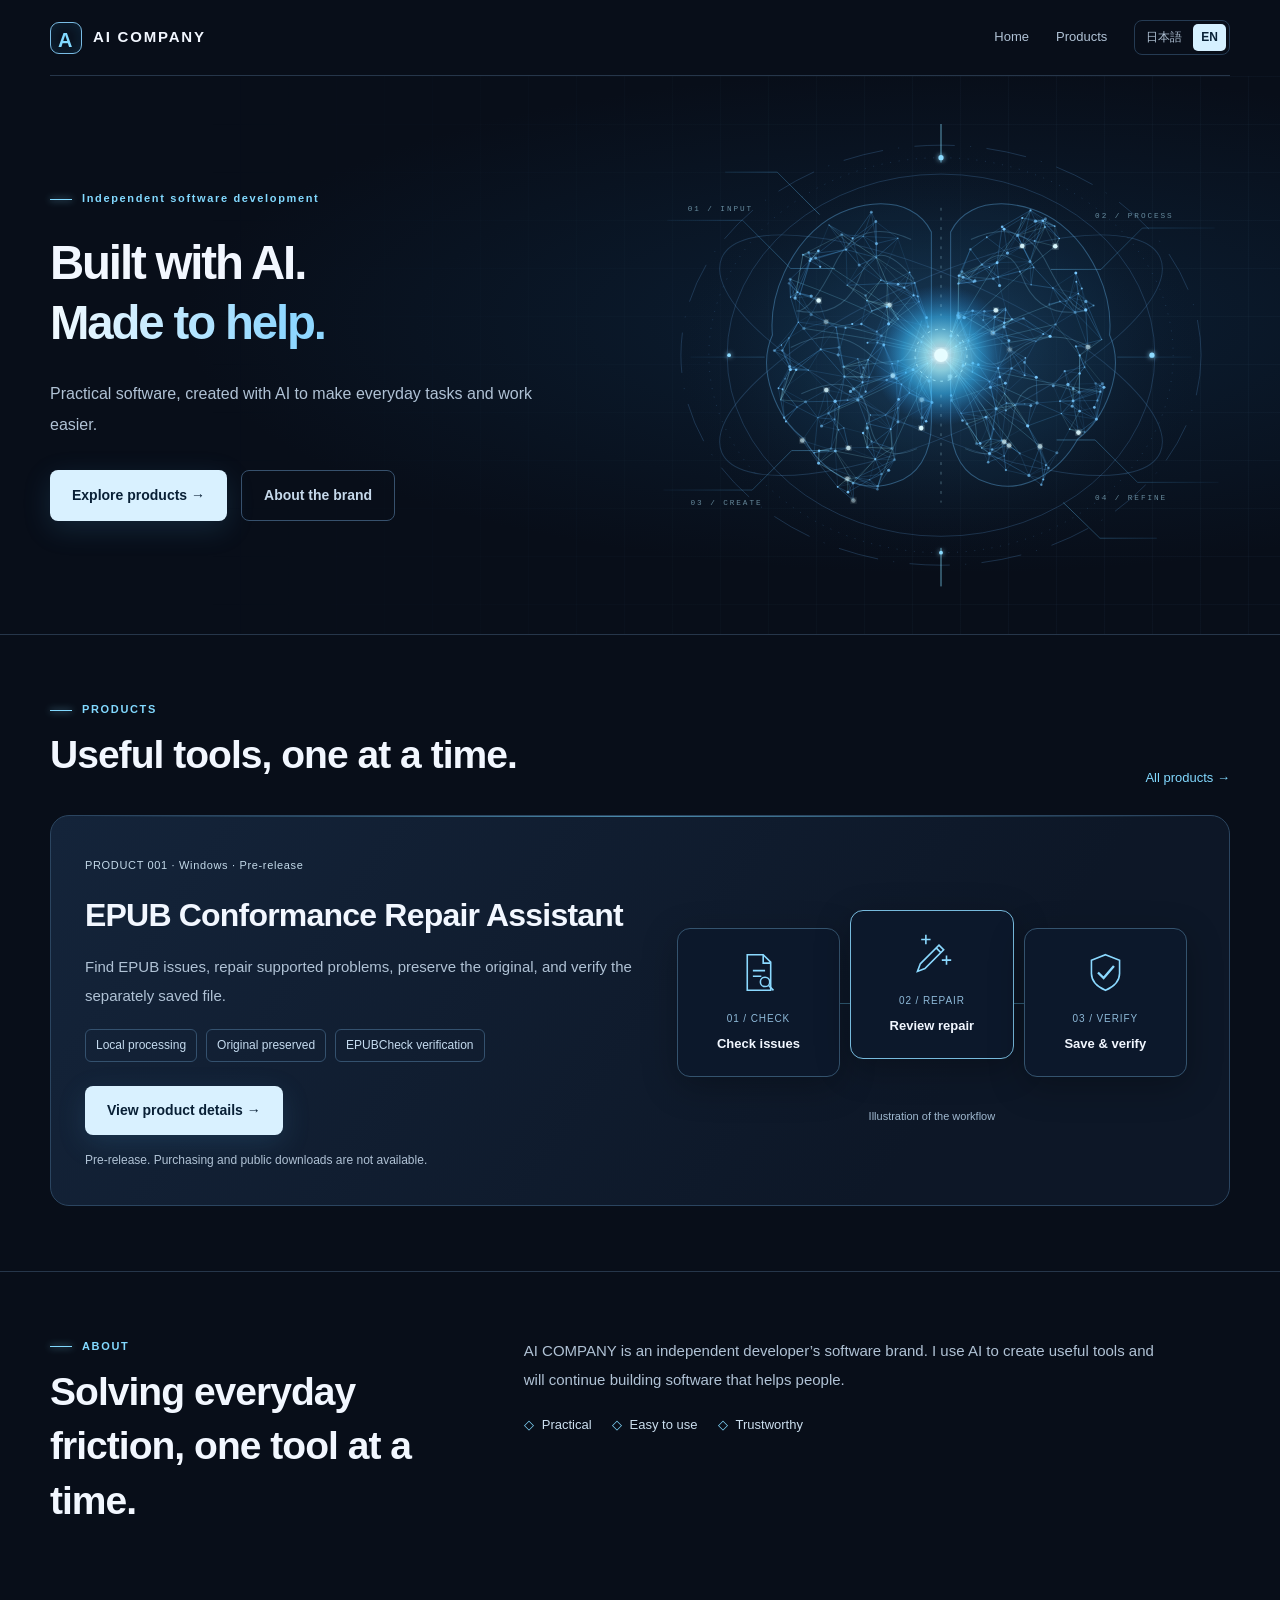
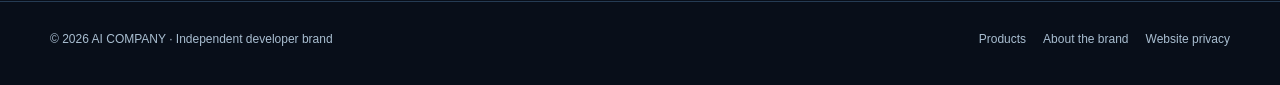
<file: index.html>
<!doctype html>
<html lang="ja"><head><meta charset="utf-8"><meta name="viewport" content="width=device-width,initial-scale=1"><meta name="robots" content="index,follow"><meta name="description" content="AIを活用して、日常や仕事に役立つソフトウェアを生み出す個人開発ブランド。"><link rel="canonical" href="https://ai-company-owner.github.io/">
<meta property="og:type" content="website"><meta property="og:title" content="AI COMPANY — AIの力で、もっと便利な毎日へ。"><meta property="og:description" content="AIを活用して、日常や仕事に役立つソフトウェアを生み出す個人開発ブランド。"><meta property="og:url" content="https://ai-company-owner.github.io/">
<title>AI COMPANY — AIの力で、もっと便利な毎日へ。</title>
<style>
:root{color-scheme:dark;--bg:#080e19;--panel:#101c2e;--line:#253b53;--text:#f2f7ff;--muted:#b0c2d5;--accent:#82d9ff}*{box-sizing:border-box}html{scroll-behavior:smooth}body{margin:0;background:var(--bg);color:var(--text);font-family:Inter,'Segoe UI','Noto Sans CJK JP','Hiragino Sans',Meiryo,sans-serif;line-height:1.75}a{color:inherit;text-decoration:none}button{font:inherit}a:focus-visible,button:focus-visible{outline:2px solid var(--accent);outline-offset:5px}a:hover{color:var(--accent)}.wrap{width:min(1180px,calc(100% - 64px));margin:auto}.nav{display:flex;align-items:center;justify-content:space-between;gap:20px;min-height:76px;border-bottom:1px solid #26364a}.brand{display:flex;align-items:center;gap:11px;font-size:15px;letter-spacing:.12em;font-weight:750;white-space:nowrap}.mark{width:32px;height:32px;display:grid;place-items:center;border:1px solid #79bce5;border-radius:9px;color:var(--accent);box-shadow:inset 0 0 18px #1e598055;font-size:20px}.links{display:flex;align-items:center;gap:27px;font-size:13px;color:var(--muted)}.lang{display:flex;gap:3px;border:1px solid var(--line);border-radius:8px;padding:3px}.lang button{color:var(--muted);background:none;border:0;padding:3px 8px;border-radius:5px;cursor:pointer;font-size:12px}.lang button[aria-pressed=true]{background:#d5f0ff;color:#082136;font-weight:700}.hero{position:relative;isolation:isolate;overflow:hidden;background:radial-gradient(ellipse at 74% 44%,#10345570 0%,transparent 57%)}.hero:before{position:absolute;inset:0;z-index:-1;content:'';background-image:linear-gradient(#41658213 1px,transparent 1px),linear-gradient(90deg,#41658213 1px,transparent 1px);background-size:48px 48px;mask-image:linear-gradient(90deg,transparent 15%,black 80%)}.hero-grid{min-height:540px;display:grid;grid-template-columns:1fr 1fr;align-items:center;gap:24px;padding-block:48px}.kicker{display:flex;align-items:center;gap:10px;font-size:11px;font-weight:750;letter-spacing:.15em;color:var(--accent)}.kicker:before{content:'';width:22px;height:1px;background:var(--accent);box-shadow:0 0 7px var(--accent)}h1,h2,h3,p{margin:0}h1{font-size:clamp(38px,3.7vw,52px);line-height:1.27;letter-spacing:-.045em;margin:24px 0 25px;font-weight:760}.shine{color:#b1e5ff;background:linear-gradient(100deg,#f5fbff,#8ed7ff 85%);background-clip:text;-webkit-text-fill-color:transparent}.lead{font-size:16px;color:var(--muted);max-width:500px;line-height:1.95}.actions{display:flex;flex-wrap:wrap;gap:14px;margin-top:30px}.btn{display:inline-flex;align-items:center;justify-content:center;gap:16px;min-height:48px;padding:12px 22px;border-radius:8px;background:#d9f1ff;color:#092036;font-size:14px;font-weight:750;box-shadow:0 8px 28px #479dd02b}.btn:hover{background:#fff;color:#092036}.btn.secondary{background:transparent;border:1px solid #37516d;color:#c6d9eb;box-shadow:none}.art{width:100%;max-width:620px;overflow:visible;display:block}.pulse{animation:pulse 4s ease-in-out 1;transform-origin:center}.orbital{animation:spin 4s ease-out 1;transform-origin:300px 240px}@keyframes pulse{50%{opacity:.55}}@keyframes spin{to{transform:rotate(360deg)}}.section{border-top:1px solid #26364a;padding:65px 0}.section-head{display:flex;align-items:end;justify-content:space-between;gap:24px;margin-bottom:25px}.section h2{font-size:clamp(27px,3.2vw,39px);letter-spacing:-.025em;line-height:1.4;margin:8px 0}.more{font-size:13px;color:var(--accent);white-space:nowrap}.product{display:grid;grid-template-columns:1.02fr .98fr;gap:36px;align-items:center;padding:34px;border:1px solid #2b4560;border-radius:19px;background:linear-gradient(125deg,#14243a,#0d1727 75%);position:relative;overflow:hidden}.product:after{content:'';position:absolute;left:32px;right:32px;top:0;height:1px;background:linear-gradient(90deg,transparent,#71d4ff99,transparent)}.product h3{font-size:clamp(23px,2.5vw,34px);line-height:1.4;letter-spacing:-.025em;margin:15px 0}.product p,.mission p{color:var(--muted);font-size:15px;line-height:1.9}.status{font-size:11px;color:#c3d9e9;letter-spacing:.06em}.facts{display:flex;gap:9px;flex-wrap:wrap;margin-top:19px}.facts span{font-size:12px;padding:5px 10px;border:1px solid #34516e;border-radius:6px;color:#c5dbef}.product .btn{margin-top:24px}.workflow{display:grid;grid-template-columns:1fr 1fr 1fr;gap:10px;align-items:center;position:relative;padding:34px 8px}.workflow:before{content:'';position:absolute;left:10%;right:10%;top:50%;height:1px;background:#70d5ff65}.step{position:relative;background:#0c182b;border:1px solid #34536e;border-radius:13px;text-align:center;padding:21px 7px;min-width:0;box-shadow:0 9px 35px #0004}.step:nth-child(2){transform:translateY(-18px);border-color:#77badd}.step svg{height:45px;width:45px;color:#8bd9ff;display:block;margin:0 auto 15px}.step small{display:block;color:#8eb9d8;letter-spacing:.09em;font-size:10px}.step b{display:block;font-size:13px;margin-top:5px;overflow-wrap:anywhere}.diagram-note{text-align:center;font-size:11px!important;color:#a0b9d0!important;margin-top:-5px}.mission{display:grid;grid-template-columns:.75fr 1.25fr;gap:50px;align-items:start}.mission h2{max-width:370px}.mission p{max-width:650px}.principles{display:flex;gap:20px;flex-wrap:wrap;margin-top:20px;color:#ccdfef;font-size:13px}.principles span:before{content:'◇';color:var(--accent);margin-right:8px}.footer{border-top:1px solid var(--line);padding:27px 0 35px;color:#a9bed1;font-size:12px}.footer-inner{display:flex;justify-content:space-between;gap:24px;flex-wrap:wrap}.footer-links{display:flex;gap:17px;flex-wrap:wrap}.skip{position:absolute;top:-70px;left:10px;background:#fff;color:#000;padding:10px;z-index:10}.skip:focus{top:10px}.note{font-size:12px!important;color:#a9bed1;margin-top:14px!important}.preview{font-size:11px;color:#a9bed1;display:block;margin-top:8px}@media(max-width:850px){.wrap{width:calc(100% - 40px)}.hero-grid{grid-template-columns:1fr;gap:4px;padding-block:52px 10px;min-height:0}.art{max-width:520px;margin:-20px auto 0}.product,.mission{grid-template-columns:1fr;gap:24px}.section{padding:46px 0}.product{padding:24px}.workflow{padding:25px 0}.links{gap:15px}.section-head{align-items:start}.mission h2{max-width:none}}@media(max-width:480px){.wrap{width:calc(100% - 32px)}.nav{gap:10px;min-height:68px}.brand{font-size:12px;letter-spacing:.05em;gap:6px}.mark{width:27px;height:27px;font-size:17px}.links{gap:10px;font-size:12px}.links .support{display:none}.lang button{padding:3px 5px;font-size:11px}h1{font-size:37px}.lead{font-size:15px}.art{margin-top:0}.section-head{display:block}.more{display:inline-block;margin-top:7px}.product{padding:20px}.step{padding:15px 4px}.step svg{width:34px;height:34px}.step b{font-size:12px}.footer-links{gap:13px}.actions .btn{flex:1}}@media(prefers-reduced-motion:reduce){html{scroll-behavior:auto}.pulse,.orbital{animation:none}}
</style><link rel="stylesheet" href="/assets/ac-brand-system.css?v=20261128site2"></head><body><a class="skip" href="#main" data-t="skip">本文へ移動</a><header class="wrap nav"><a class="brand" href="https://ai-company-owner.github.io/"><span class="mark" aria-hidden="true">A</span>AI COMPANY</a><nav class="links" aria-label="Main navigation"><a href="https://ai-company-owner.github.io/" data-t="home">ホーム</a><a href="https://ai-company-owner.github.io/products/" data-t="products">製品一覧</a><div class="lang" role="group" aria-label="Language"><button data-lang="ja" aria-pressed="true">日本語</button><button data-lang="en" aria-pressed="false">EN</button></div></nav></header><main id="main"><section class="hero"><div class="wrap hero-grid"><div><span class="kicker" data-t="eyebrow">個人開発のソフトウェアブランド</span><h1><span data-t="h1">AIの力で、</span><br><span class="shine" data-t="h2">もっと便利な毎日へ。</span></h1><p class="lead" data-t="lead">AIを活用し、日常や仕事の不便を解決する、実用的なソフトウェアを生み出していきます。</p><div class="actions"><a class="btn" href="https://ai-company-owner.github.io/products/" data-t="explore">製品を見る →</a><a class="btn secondary" href="#about" data-t="about">ブランドについて</a></div></div>
<svg class="art" viewBox="0 0 600 480" aria-hidden="true" xmlns="http://www.w3.org/2000/svg"><defs><radialGradient id="halo"><stop stop-color="#449bd4" stop-opacity=".32"/><stop offset="1" stop-color="#0a1424" stop-opacity="0"/></radialGradient><radialGradient id="core"><stop stop-color="#fff"/><stop offset=".22" stop-color="#a9f3ff"/><stop offset=".55" stop-color="#3abfff" stop-opacity=".7"/><stop offset="1" stop-color="#217acf" stop-opacity="0"/></radialGradient><filter id="glow"><feGaussianBlur stdDeviation="2.8" result="b"/><feMerge><feMergeNode in="b"/><feMergeNode in="SourceGraphic"/></feMerge></filter><linearGradient id="trace"><stop stop-color="#42a1eb" stop-opacity=".06"/><stop offset=".5" stop-color="#83ddff" stop-opacity=".7"/><stop offset="1" stop-color="#42a1eb" stop-opacity=".06"/></linearGradient></defs><ellipse cx="300" cy="240" rx="285" ry="220" fill="url(#halo)"/><g fill="none" stroke="#467aab" stroke-opacity=".33"><ellipse cx="300" cy="240" rx="241" ry="205" stroke-dasharray="1 8"/><ellipse cx="300" cy="240" rx="222" ry="188"/><ellipse cx="300" cy="240" rx="270" ry="218" stroke-dasharray="42 16 1 16"/><ellipse cx="300" cy="240" rx="249" ry="80" transform="rotate(-24 300 240)"/><ellipse cx="300" cy="240" rx="249" ry="80" transform="rotate(24 300 240)"/></g><g class="orbital" fill="#8edbff" filter="url(#glow)"><circle cx="300" cy="35" r="2.7"/><circle cx="519" cy="240" r="2.7"/><circle cx="300" cy="445" r="2"/><circle cx="80" cy="240" r="2"/></g><g stroke="url(#trace)" fill="none" stroke-width="1"><path d="M16 100H94L144 150H190M584 108H509L466 151H414M12 380H104L145 339H184M588 372H504L460 328H420M300 0V40M300 440V480"/><path d="M40 242H117M483 242H560M76 50H130L174 94M524 430H465L427 393"/></g><g fill="#163a5b" fill-opacity=".12" stroke="#5599cb" stroke-opacity=".48" stroke-width="1.1"><path d="M290 112C269 70 208 79 176 104C145 128 121 175 125 219C108 256 130 306 158 327C177 361 215 386 253 372C275 365 290 345 290 309V112Z"/><path d="M310 112C331 70 392 79 424 104C455 128 479 175 475 219C492 256 470 306 442 327C423 361 385 386 347 372C325 365 310 345 310 309V112Z"/></g><g fill="none" stroke="#77bcdf" stroke-opacity=".26" stroke-width="1.1"><path d="M269 120Q215 95 190 145T150 194Q199 203 216 158T272 161M144 232Q190 207 226 239T280 204M155 280Q218 252 225 304T275 337M331 120Q385 95 410 145T450 194Q401 203 384 158T328 161M456 232Q410 207 374 239T320 204M445 280Q382 252 375 304T325 337"/></g><g id="brain-mesh"></g><g class="pulse"><circle cx="300" cy="240" r="73" fill="url(#core)" opacity=".78"/><circle cx="300" cy="240" r="27" fill="none" stroke="#a5edff" stroke-width=".8" stroke-dasharray="3 5"/><circle cx="300" cy="240" r="7" fill="#e6fcff" filter="url(#glow)"/></g><path d="M300 87V199M300 281V393" stroke="#b6ecff" stroke-opacity=".36" stroke-dasharray="3 7"/><g fill="#b1e9ff" opacity=".55" font-family="monospace" font-size="8" letter-spacing="2"><text x="37" y="90">01 / INPUT</text><text x="460" y="98">02 / PROCESS</text><text x="40" y="395">03 / CREATE</text><text x="460" y="390">04 / REFINE</text></g></svg></div></section>
<section class="section" id="products"><div class="wrap"><div class="section-head"><div><span class="kicker">PRODUCTS</span><h2 data-t="productHeading">役立つツールを、一つずつ。</h2></div><a class="more" href="https://ai-company-owner.github.io/products/" data-t="allProducts">製品一覧 →</a></div><article class="product"><div><span class="status" data-t="status">PRODUCT 001 · Windows · 発売準備中</span><h3 data-t="productName">EPUB検査・修復アシスタント</h3><p data-t="productCopy">電子書籍（EPUB）のエラーを調べ、対応する問題の修復を支援。原本を残し、別ファイルに保存して再検証できます。</p><div class="facts"><span data-t="local">PC内で処理</span><span data-t="original">原本を保持</span><span data-t="verify">EPUBCheckで検証</span></div><a class="btn" href="https://ai-company-owner.github.io/product/epub-conformance-repair/" data-t="details">製品詳細を見る →</a><p class="note" data-t="availability">現在は発売準備中です。購入・ダウンロードは提供していません。</p></div><div><div class="workflow"><div class="step"><svg viewBox="0 0 48 48" fill="none" stroke="currentColor" stroke-width="1.7"><path d="M12 5h17l8 8v30H12zM29 5v9h8M18 22h13M18 28h9"/><circle cx="31" cy="34" r="5"/><path d="m35 38 5 5"/></svg><small>01 / CHECK</small><b data-t="check">問題を検査</b></div><div class="step"><svg viewBox="0 0 48 48" fill="none" stroke="currentColor" stroke-width="1.7"><path d="m12 34 20-20 5 5-20 20-8 3zM29 17l5 5M13 8h10M18 3v10M35 30h10M40 25v10"/></svg><small>02 / REPAIR</small><b data-t="repair">修復案を確認</b></div><div class="step"><svg viewBox="0 0 48 48" fill="none" stroke="currentColor" stroke-width="1.7"><path d="M24 5 39 11v14c0 8-6 14-15 18C15 39 9 33 9 25V11z"/><path d="m16 24 6 6 11-13" stroke-width="2.5"/></svg><small>03 / VERIFY</small><b data-t="recheck">保存・再検証</b></div></div><p class="diagram-note" data-t="diagram">操作の流れを示すイメージ図</p></div></article></div></section>
<section class="section" id="about"><div class="wrap mission"><div><span class="kicker">ABOUT</span><h2 data-t="missionHeading">小さな不便を、一つずつ。</h2></div><div><p data-t="mission">AI COMPANYは、AIを活用した個人開発のソフトウェアブランドです。使う人の役に立つツールを、これからも生み出していきます。</p><div class="principles"><span data-t="useful">実用性</span><span data-t="easy">使いやすさ</span><span data-t="trust">信頼性</span></div></div></div></section></main><footer class="footer"><div class="wrap footer-inner"><div>© 2026 AI COMPANY <span data-t="foot">· 個人開発ブランド</span></div><div class="footer-links"><a href="https://ai-company-owner.github.io/products/" data-t="products">製品一覧</a><a href="https://ai-company-owner.github.io/about/" data-t="about">ブランドについて</a><a href="https://ai-company-owner.github.io/privacy/" data-t="websitePrivacy">サイトのプライバシー</a></div></div></footer>
<script>
(()=>{'use strict';const ns='http://www.w3.org/2000/svg',g=document.getElementById('brain-mesh');let seed=81617;const random=()=>((seed=(seed*1664525+1013904223)>>>0)/4294967296);const add=(tag,attrs)=>{let e=document.createElementNS(ns,tag);for(const [k,v] of Object.entries(attrs))e.setAttribute(k,v);g.append(e)};for(const side of [-1,1]){const points=[];const cx=300+side*88;for(let i=0;i<155;i++){let a=random()*Math.PI*2,r=Math.sqrt(random());let x=cx+Math.cos(a)*r*(86+10*Math.sin(5*a)),y=237+Math.sin(a)*r*(145+10*Math.cos(4*a));if(side*(x-300)<9)x=300+side*(9+random()*9);points.push([x,y]);}for(let i=0;i<points.length;i++){const [x,y]=points[i];let near=points.map(([a,b],j)=>({j,d:(a-x)**2+(b-y)**2})).filter(v=>v.j>i&&v.d<2400).sort((a,b)=>a.d-b.d).slice(0,4);for(const v of near)add('line',{x1:x,y1:y,x2:points[v.j][0],y2:points[v.j][1],stroke: i%7===0?'#9df0ff':'#4c9cda','stroke-opacity':.14+random()*.34,'stroke-width':.65});}for(let i=0;i<points.length;i++)add('circle',{cx:points[i][0],cy:points[i][1],r:i%13===0?2.4:.65+random()*1.1,fill:i%13===0?'#ddfaff':'#79c9ff',opacity:.3+random()*.7,...(i%13===0?{filter:'url(#glow)'}:{})});for(let i=0;i<16;i++){let [x,y]=points[i*8];add('path',{d:`M${x} ${y} Q${300+side*38} ${240+(y-240)*.45} 300 240`,fill:'none',stroke:'#7fdfff','stroke-width':.8,'stroke-opacity':.28});}}const en={home:'Home',websitePrivacy:'Website privacy',skip:'Skip to content',products:'Products',support:'Support',eyebrow:'Independent software development',h1:'Built with AI.',h2:'Made to help.',lead:'Practical software, created with AI to make everyday tasks and work easier.',explore:'Explore products →',about:'About the brand',productHeading:'Useful tools, one at a time.',allProducts:'All products →',status:'PRODUCT 001 · Windows · Pre-release',productName:'EPUB Conformance Repair Assistant',productCopy:'Find EPUB issues, repair supported problems, preserve the original, and verify the separately saved file.',local:'Local processing',original:'Original preserved',verify:'EPUBCheck verification',details:'View product details →',availability:'Pre-release. Purchasing and public downloads are not available.',check:'Check issues',repair:'Review repair',recheck:'Save & verify',diagram:'Illustration of the workflow',missionHeading:'Solving everyday friction, one tool at a time.',mission:'AI COMPANY is an independent developer’s software brand. I use AI to create useful tools and will continue building software that helps people.',useful:'Practical',easy:'Easy to use',trust:'Trustworthy',foot:'· Independent developer brand',guides:'Guides',privacy:'Privacy',terms:'Terms',refunds:'Refund policy'};const els=[...document.querySelectorAll('[data-t]')],ja=Object.fromEntries(els.map(e=>[e.dataset.t,e.textContent]));function set(lang){const dict=lang==='en'?en:ja;document.documentElement.lang=lang;document.title=lang==='en'?'AI COMPANY — Practical software, created with AI':'AI COMPANY — AIの力で、もっと便利な毎日へ。';for(const e of els)e.textContent=dict[e.dataset.t];for(const b of document.querySelectorAll('[data-lang]'))b.setAttribute('aria-pressed',String(b.dataset.lang===lang));for(const a of document.querySelectorAll('a[href^="https://ai-company-owner.github.io/"]')){const u=new URL(a.href);u.searchParams.set('lang',lang);a.href=u.href}try{localStorage.setItem('ac-language',lang)}catch(e){}}for(const b of document.querySelectorAll('[data-lang]'))b.addEventListener('click',()=>{set(b.dataset.lang);try{const u=new URL(location.href);u.searchParams.set('lang',b.dataset.lang);history.replaceState(null,'',u.pathname+u.search+u.hash)}catch(e){}});let lang='ja';try{lang=new URLSearchParams(location.search).get('lang')||localStorage.getItem('ac-language')||((navigator.language||'ja').startsWith('ja')?'ja':'en')}catch(e){}set(lang==='en'?'en':'ja');})();
</script></body></html>
</file>
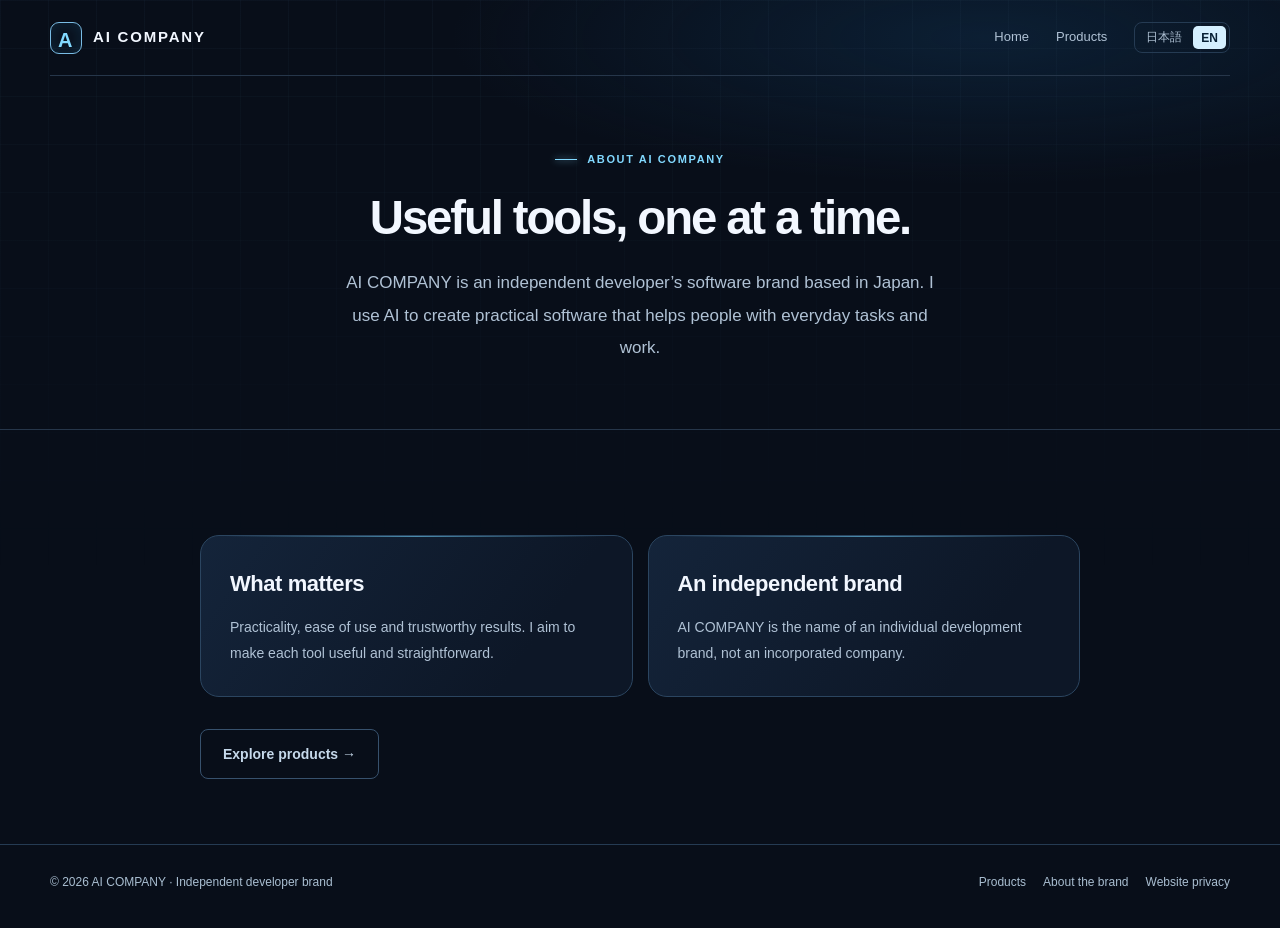
<file: about/index.html>
<!doctype html><html lang="en"><head><meta charset="utf-8"><meta name="viewport" content="width=device-width,initial-scale=1"><meta name="robots" content="index,follow"><meta name="description" content="AI COMPANY is an independent developer’s brand in Japan, creating useful software with AI."><title>Useful tools, one at a time. — AI COMPANY</title><link rel="stylesheet" href="/assets/ac-redesign.css?v=20261009"><script defer src="/assets/ac-language.js?v=20261128site2"></script><link rel="canonical" href="https://ai-company-owner.github.io/about/"><link rel="stylesheet" href="/assets/ac-brand-system.css?v=20261128site2"></head><body data-ac-page="about"><div class="ac-shell"><a class="ac-skip" href="#main" data-ui="skip">Skip to content</a><header class="ac-container"><nav class="ac-nav" aria-label="Main navigation"><a class="ac-brand" href="/"><span class="ac-mark" aria-hidden="true">A</span>AI COMPANY</a><div class="ac-links"><a href="/" data-ui="home">Home</a><a href="/products/" data-ui="products">Products</a><div class="ac-lang" role="group" aria-label="Language"><button type="button" data-lang-button="ja" aria-pressed="false">日本語</button><button type="button" data-lang-button="en" aria-pressed="true">EN</button></div></div></nav></header><main id="main"><section class="ac-container ac-product-hero ac-legal-copy"><span data-i18n="eyebrow" class="ac-kicker">About AI COMPANY</span><h1 data-i18n="title">Useful tools, one at a time.</h1><p data-i18n="lead" class="ac-lead">AI COMPANY is an independent developer’s software brand based in Japan. I use AI to create practical software that helps people with everyday tasks and work.</p></section><section class="ac-section"><div class="ac-container ac-legal-copy"><div class="ac-grid"><article class="ac-card"><h3 data-i18n="section1">What matters</h3><p data-i18n="sub1">Practicality, ease of use and trustworthy results. I aim to make each tool useful and straightforward.</p></article><article class="ac-card"><h3 data-i18n="section2">An independent brand</h3><p data-i18n="sub2">AI COMPANY is the name of an individual development brand, not an incorporated company.</p></article></div><div class="ac-actions"><a class="ac-button alt" href="/products/" data-i18n="primary">Explore products →</a></div></div></section></main><footer class="ac-footer"><div class="ac-container ac-footer-inner"><div>© 2026 AI COMPANY <span data-ui="brandFoot">· Independent developer brand</span></div><div class="ac-footer-links"><a href="/products/" data-ui="products">Products</a><a href="/about/" data-ui="about">About the brand</a><a href="/privacy/" data-ui="websitePrivacy">Website privacy</a></div></div></footer></div></body></html>
</file>
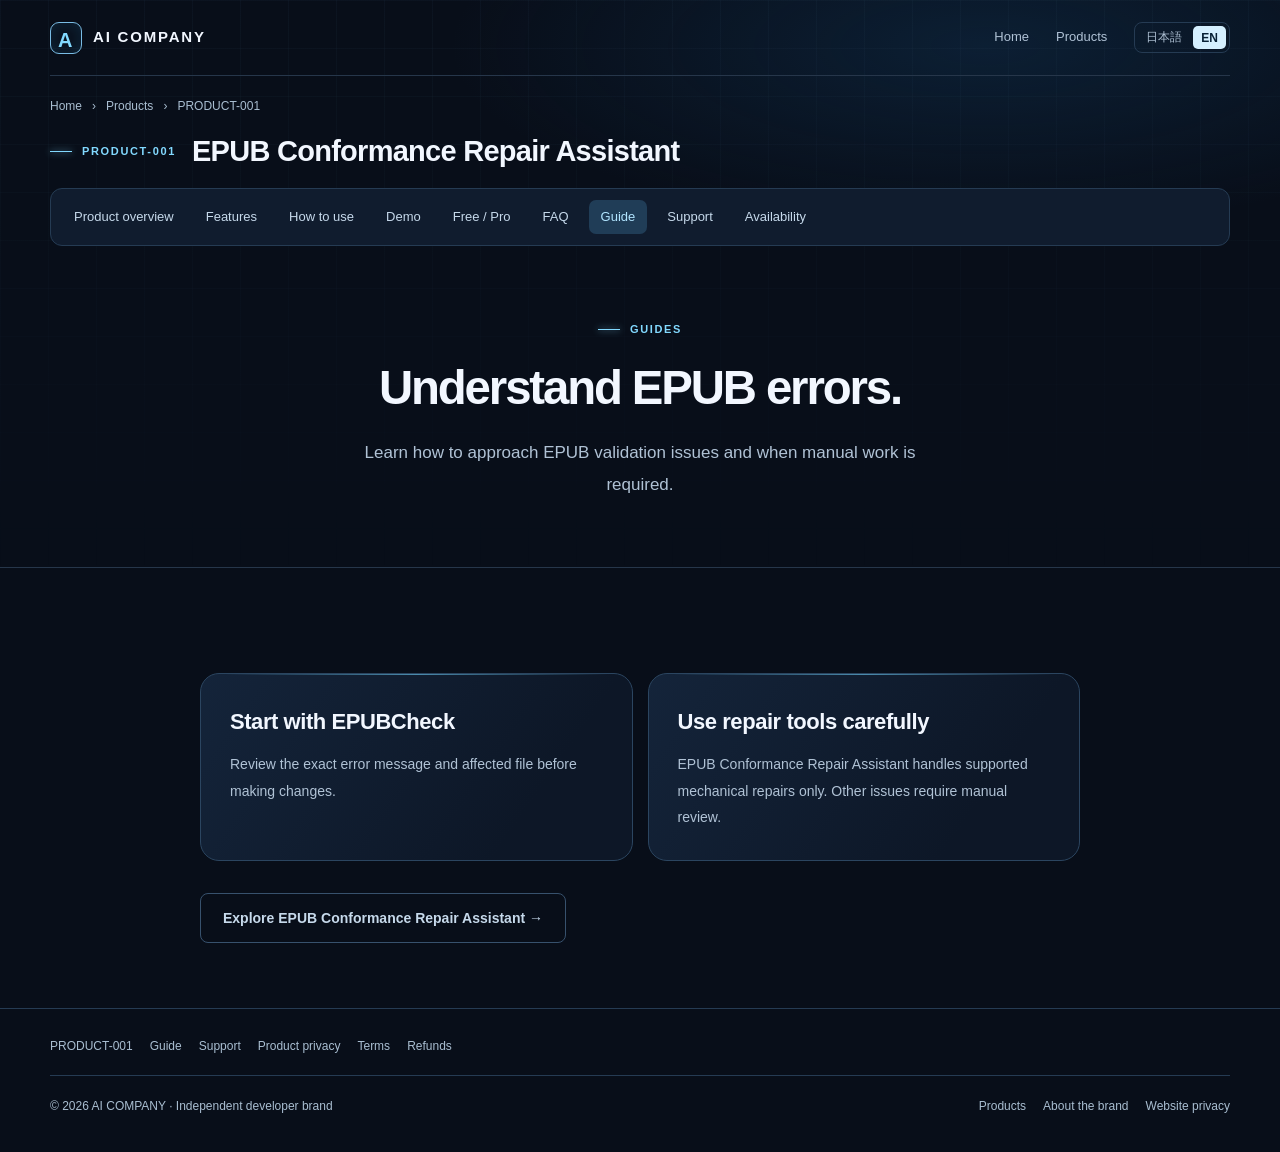
<file: guides/index.html>
<!doctype html><html lang="en"><head><meta charset="utf-8"><meta name="viewport" content="width=device-width,initial-scale=1"><meta name="robots" content="noindex,follow"><meta name="description" content="PRODUCT-001 · Understand EPUB errors. Learn how to approach EPUB validation issues and when manual work is required."><title>PRODUCT-001 · Understand EPUB errors. — AI COMPANY</title><link rel="stylesheet" href="/assets/ac-redesign.css?v=20261009"><script defer src="/assets/ac-language.js?v=20261128site2"></script><link rel="canonical" href="https://ai-company-owner.github.io/product/epub-conformance-repair/guides/"><link rel="stylesheet" href="/assets/ac-brand-system.css?v=20261128site2"><script>location.replace("/product/epub-conformance-repair/guides/"+location.search+location.hash);</script></head><body data-ac-page="guides"><div class="ac-shell"><a class="ac-skip" href="#main" data-ui="skip">Skip to content</a><header class="ac-container"><nav class="ac-nav" aria-label="Main navigation"><a class="ac-brand" href="/"><span class="ac-mark" aria-hidden="true">A</span>AI COMPANY</a><div class="ac-links"><a href="/" data-ui="home">Home</a><a href="/products/" data-ui="products">Products</a><div class="ac-lang" role="group" aria-label="Language"><button type="button" data-lang-button="ja" aria-pressed="false">日本語</button><button type="button" data-lang-button="en" aria-pressed="true">EN</button></div></div></nav></header><div class="ac-container ac-product-nav"><div class="ac-breadcrumb"><a href="/" data-ui="home">Home</a><span aria-hidden="true">›</span><a href="/products/" data-ui="products">Products</a><span aria-hidden="true">›</span><a href="/product/epub-conformance-repair/">PRODUCT-001</a></div><div class="ac-product-masthead"><span class="ac-kicker">PRODUCT-001</span><a href="/product/epub-conformance-repair/" data-ui="productName">EPUB Conformance Repair Assistant</a></div><nav class="ac-product-tabs" aria-label="PRODUCT-001"><a href="/product/epub-conformance-repair/" data-ui="productHome">Product overview</a><a href="/product/epub-conformance-repair/#features" data-ui="featureNav">Features</a><a href="/product/epub-conformance-repair/#how" data-ui="howNav">How to use</a><a href="/product/epub-conformance-repair/#video" data-ui="videoNav">Demo</a><a href="/product/epub-conformance-repair/#editions" data-ui="priceNav">Free / Pro</a><a href="/product/epub-conformance-repair/#faq" data-ui="faqNav">FAQ</a><a href="/product/epub-conformance-repair/guides/" aria-current="page" data-ui="guides">Guide</a><a href="/product/epub-conformance-repair/support/" data-ui="support">Support</a><a href="/product/epub-conformance-repair/#availability" data-ui="availabilityNav">Availability</a></nav></div><main id="main"><section class="ac-container ac-product-hero ac-legal-copy"><span data-i18n="eyebrow" class="ac-kicker">Guides</span><h1 data-i18n="title">Understand EPUB errors.</h1><p data-i18n="lead" class="ac-lead">Learn how to approach EPUB validation issues and when manual work is required.</p></section><section class="ac-section"><div class="ac-container ac-legal-copy"><div class="ac-grid"><article class="ac-card"><h3 data-i18n="section1">Start with EPUBCheck</h3><p data-i18n="sub1">Review the exact error message and affected file before making changes.</p></article><article class="ac-card"><h3 data-i18n="section2">Use repair tools carefully</h3><p data-i18n="sub2">EPUB Conformance Repair Assistant handles supported mechanical repairs only. Other issues require manual review.</p></article></div><div class="ac-actions"><a class="ac-button alt" href="/product/epub-conformance-repair/" data-i18n="primary">Explore EPUB Conformance Repair Assistant →</a></div></div></section></main><footer class="ac-footer"><div class="ac-container ac-footer-inner"><div>© 2026 AI COMPANY <span data-ui="brandFoot">· Independent developer brand</span></div><div class="ac-footer-links ac-product-legal"><a href="/product/epub-conformance-repair/">PRODUCT-001</a><a href="/product/epub-conformance-repair/guides/" data-ui="guides">Guide</a><a href="/product/epub-conformance-repair/support/" data-ui="support">Support</a><a href="/product/epub-conformance-repair/privacy/" data-ui="productPrivacy">Product privacy</a><a href="/product/epub-conformance-repair/terms/" data-ui="terms">Terms</a><a href="/product/epub-conformance-repair/refunds/" data-ui="refunds">Refunds</a></div><div class="ac-footer-links"><a href="/products/" data-ui="products">Products</a><a href="/about/" data-ui="about">About the brand</a><a href="/privacy/" data-ui="websitePrivacy">Website privacy</a></div></div></footer></div></body></html>
</file>
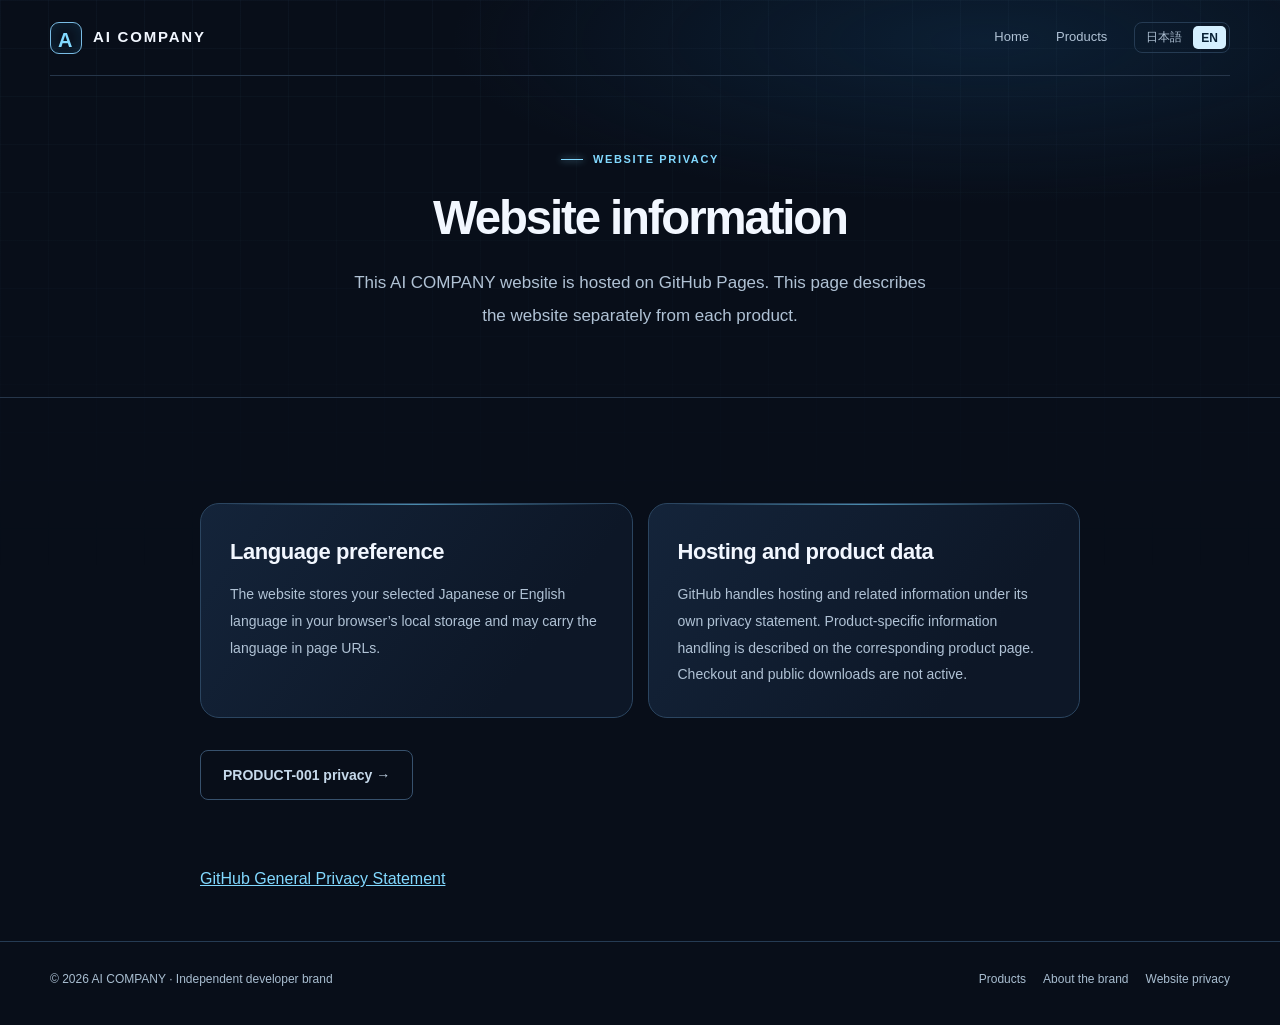
<file: privacy/index.html>
<!doctype html><html lang="en"><head><meta charset="utf-8"><meta name="viewport" content="width=device-width,initial-scale=1"><meta name="robots" content="index,follow"><meta name="description" content="Website language preference and GitHub Pages hosting. Product privacy is explained separately."><title>Website privacy — AI COMPANY</title><link rel="stylesheet" href="/assets/ac-redesign.css?v=20261009"><script defer src="/assets/ac-language.js?v=20261128site2"></script><link rel="canonical" href="https://ai-company-owner.github.io/privacy/"><link rel="stylesheet" href="/assets/ac-brand-system.css?v=20261128site2"></head><body data-ac-page="sitePrivacy"><div class="ac-shell"><a class="ac-skip" href="#main" data-ui="skip">Skip to content</a><header class="ac-container"><nav class="ac-nav" aria-label="Main navigation"><a class="ac-brand" href="/"><span class="ac-mark" aria-hidden="true">A</span>AI COMPANY</a><div class="ac-links"><a href="/" data-ui="home">Home</a><a href="/products/" data-ui="products">Products</a><div class="ac-lang" role="group" aria-label="Language"><button type="button" data-lang-button="ja" aria-pressed="false">日本語</button><button type="button" data-lang-button="en" aria-pressed="true">EN</button></div></div></nav></header><main id="main"><section class="ac-container ac-product-hero ac-legal-copy"><span data-i18n="eyebrow" class="ac-kicker">Website privacy</span><h1 data-i18n="title">Website information</h1><p data-i18n="lead" class="ac-lead">This AI COMPANY website is hosted on GitHub Pages. This page describes the website separately from each product.</p></section><section class="ac-section"><div class="ac-container ac-legal-copy"><div class="ac-grid"><article class="ac-card"><h3 data-i18n="section1">Language preference</h3><p data-i18n="sub1">The website stores your selected Japanese or English language in your browser’s local storage and may carry the language in page URLs.</p></article><article class="ac-card"><h3 data-i18n="section2">Hosting and product data</h3><p data-i18n="sub2">GitHub handles hosting and related information under its own privacy statement. Product-specific information handling is described on the corresponding product page. Checkout and public downloads are not active.</p></article></div><div class="ac-actions"><a class="ac-button alt" href="/product/epub-conformance-repair/privacy/" data-i18n="primary">PRODUCT-001 privacy →</a></div></div></section><div class="ac-container ac-legal-copy ac-host-note"><a href="https://docs.github.com/en/site-policy/privacy-policies/github-general-privacy-statement">GitHub General Privacy Statement</a></div></main><footer class="ac-footer"><div class="ac-container ac-footer-inner"><div>© 2026 AI COMPANY <span data-ui="brandFoot">· Independent developer brand</span></div><div class="ac-footer-links"><a href="/products/" data-ui="products">Products</a><a href="/about/" data-ui="about">About the brand</a><a href="/privacy/" data-ui="websitePrivacy">Website privacy</a></div></div></footer></div></body></html>
</file>
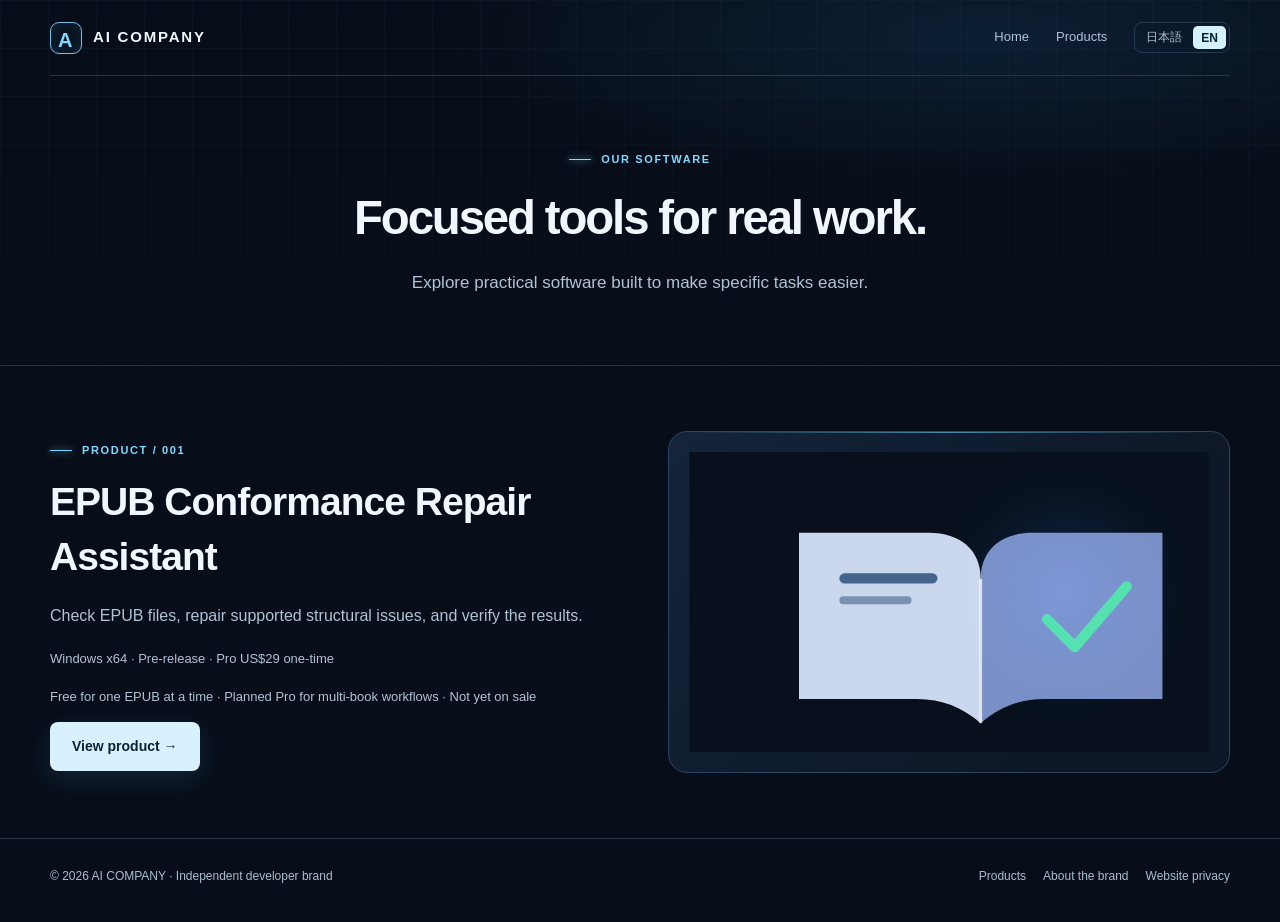
<file: products/index.html>
<!doctype html><html lang="en"><head><meta charset="utf-8"><meta name="viewport" content="width=device-width,initial-scale=1"><meta name="robots" content="index,follow"><meta name="description" content="AI COMPANY builds practical software. EPUB Conformance Repair Assistant validates EPUB files and repairs supported structural issues."><title>Focused tools for real work. — AI COMPANY</title><link rel="stylesheet" href="/assets/ac-redesign.css?v=20261009"><script defer src="/assets/ac-language.js?v=20261128site2"></script><link rel="canonical" href="https://ai-company-owner.github.io/products/"><link rel="stylesheet" href="/assets/ac-brand-system.css?v=20261128site2"></head><body data-ac-page="products"><div class="ac-shell"><a class="ac-skip" href="#main" data-ui="skip">Skip to content</a><header class="ac-container"><nav class="ac-nav" aria-label="Main navigation"><a class="ac-brand" href="/"><span class="ac-mark" aria-hidden="true">A</span>AI COMPANY</a><div class="ac-links"><a href="/" data-ui="home">Home</a><a href="/products/" data-ui="products">Products</a><div class="ac-lang" role="group" aria-label="Language"><button type="button" data-lang-button="ja" aria-pressed="false">日本語</button><button type="button" data-lang-button="en" aria-pressed="true">EN</button></div></div></nav></header><main id="main"><section class="ac-container ac-product-hero ac-legal-copy"><span data-i18n="eyebrow" class="ac-kicker">Our software</span><h1 data-i18n="title">Focused tools for real work.</h1><p data-i18n="lead" class="ac-lead">Explore practical software built to make specific tasks easier.</p></section><section class="ac-section"><div class="ac-container ac-feature"><div><span class="ac-kicker">PRODUCT / 001</span><h2 data-i18n="section1" class="ac-heading">EPUB Conformance Repair Assistant</h2><p data-i18n="sub1" class="ac-sub">Check EPUB files, repair supported structural issues, and verify the results.</p><p class="ac-note" data-i18n="section2">Windows x64 · Pre-release · Pro US$29 one-time</p><p class="ac-note" data-i18n="offer">Free for one EPUB at a time · Planned Pro for multi-book workflows · Not yet on sale</p><a class="ac-button" href="/product/epub-conformance-repair/" data-i18n="primary">View product →</a></div><div class="ac-product-preview"><img src="/assets/illustrations/epub-repair.svg" alt="EPUB validation and repair illustration"></div></div></section></main><footer class="ac-footer"><div class="ac-container ac-footer-inner"><div>© 2026 AI COMPANY <span data-ui="brandFoot">· Independent developer brand</span></div><div class="ac-footer-links"><a href="/products/" data-ui="products">Products</a><a href="/about/" data-ui="about">About the brand</a><a href="/privacy/" data-ui="websitePrivacy">Website privacy</a></div></div></footer></div></body></html>
</file>
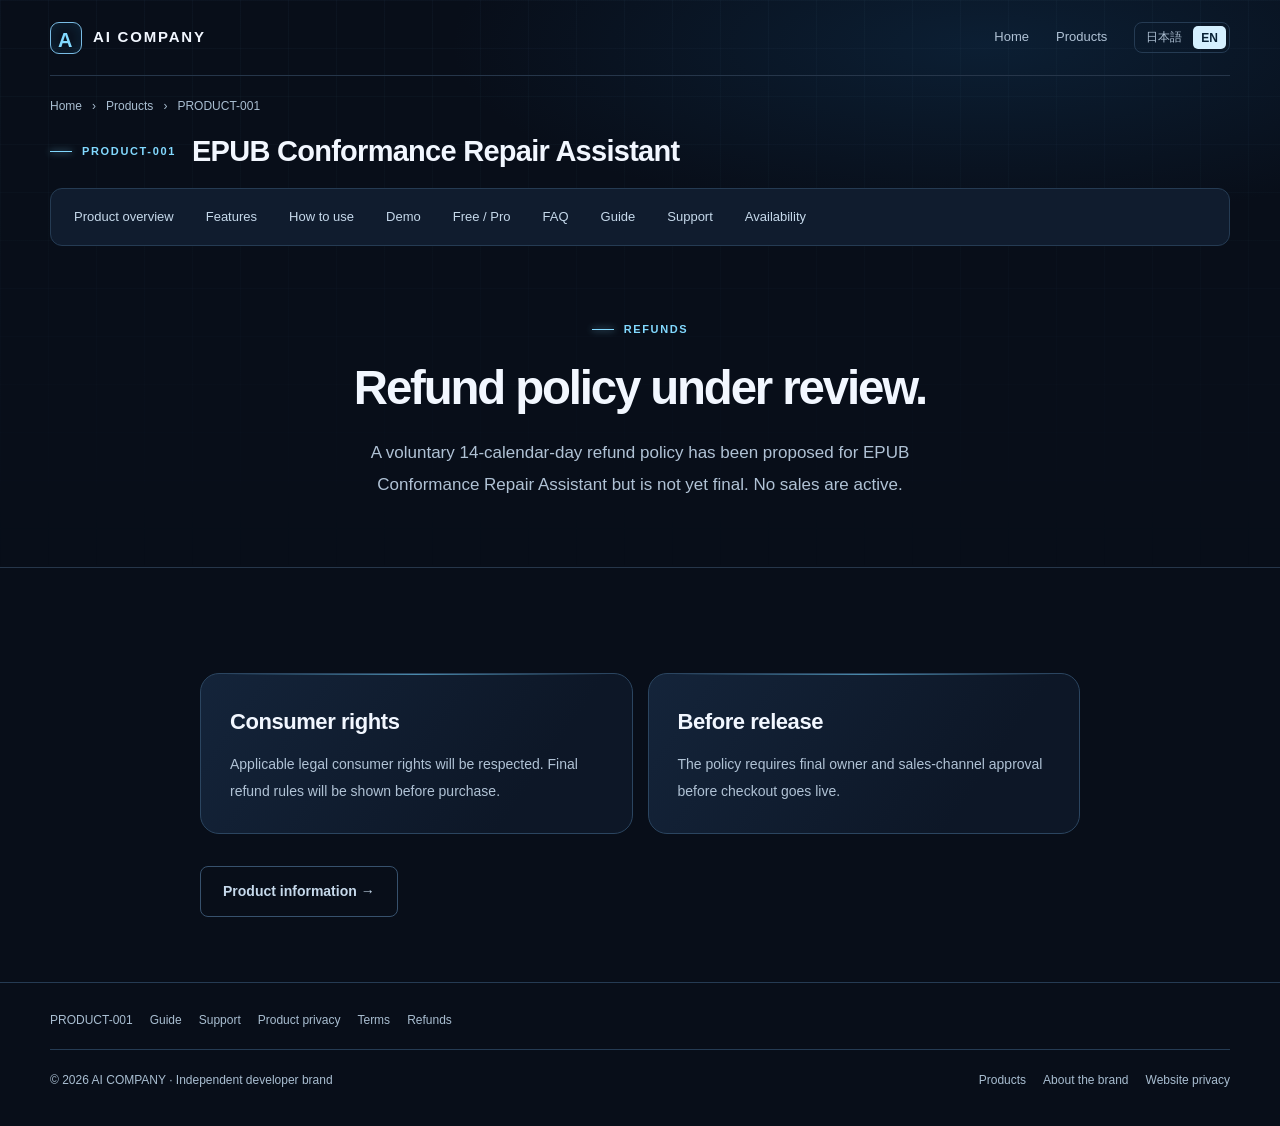
<file: refunds/index.html>
<!doctype html><html lang="en"><head><meta charset="utf-8"><meta name="viewport" content="width=device-width,initial-scale=1"><meta name="robots" content="noindex,follow"><meta name="description" content="PRODUCT-001 · Refund policy under review. A voluntary 14-calendar-day refund policy has been proposed for EPUB Conformance Repair Assistant but is not yet final. No sales are active."><title>PRODUCT-001 · Refund policy under review. — AI COMPANY</title><link rel="stylesheet" href="/assets/ac-redesign.css?v=20261009"><script defer src="/assets/ac-language.js?v=20261128site2"></script><link rel="canonical" href="https://ai-company-owner.github.io/product/epub-conformance-repair/refunds/"><link rel="stylesheet" href="/assets/ac-brand-system.css?v=20261128site2"><script>location.replace("/product/epub-conformance-repair/refunds/"+location.search+location.hash);</script></head><body data-ac-page="refunds"><div class="ac-shell"><a class="ac-skip" href="#main" data-ui="skip">Skip to content</a><header class="ac-container"><nav class="ac-nav" aria-label="Main navigation"><a class="ac-brand" href="/"><span class="ac-mark" aria-hidden="true">A</span>AI COMPANY</a><div class="ac-links"><a href="/" data-ui="home">Home</a><a href="/products/" data-ui="products">Products</a><div class="ac-lang" role="group" aria-label="Language"><button type="button" data-lang-button="ja" aria-pressed="false">日本語</button><button type="button" data-lang-button="en" aria-pressed="true">EN</button></div></div></nav></header><div class="ac-container ac-product-nav"><div class="ac-breadcrumb"><a href="/" data-ui="home">Home</a><span aria-hidden="true">›</span><a href="/products/" data-ui="products">Products</a><span aria-hidden="true">›</span><a href="/product/epub-conformance-repair/">PRODUCT-001</a></div><div class="ac-product-masthead"><span class="ac-kicker">PRODUCT-001</span><a href="/product/epub-conformance-repair/" data-ui="productName">EPUB Conformance Repair Assistant</a></div><nav class="ac-product-tabs" aria-label="PRODUCT-001"><a href="/product/epub-conformance-repair/" data-ui="productHome">Product overview</a><a href="/product/epub-conformance-repair/#features" data-ui="featureNav">Features</a><a href="/product/epub-conformance-repair/#how" data-ui="howNav">How to use</a><a href="/product/epub-conformance-repair/#video" data-ui="videoNav">Demo</a><a href="/product/epub-conformance-repair/#editions" data-ui="priceNav">Free / Pro</a><a href="/product/epub-conformance-repair/#faq" data-ui="faqNav">FAQ</a><a href="/product/epub-conformance-repair/guides/" data-ui="guides">Guide</a><a href="/product/epub-conformance-repair/support/" data-ui="support">Support</a><a href="/product/epub-conformance-repair/#availability" data-ui="availabilityNav">Availability</a></nav></div><main id="main"><section class="ac-container ac-product-hero ac-legal-copy"><span data-i18n="eyebrow" class="ac-kicker">Refunds</span><h1 data-i18n="title">Refund policy under review.</h1><p data-i18n="lead" class="ac-lead">A voluntary 14-calendar-day refund policy has been proposed for EPUB Conformance Repair Assistant but is not yet final. No sales are active.</p></section><section class="ac-section"><div class="ac-container ac-legal-copy"><div class="ac-grid"><article class="ac-card"><h3 data-i18n="section1">Consumer rights</h3><p data-i18n="sub1">Applicable legal consumer rights will be respected. Final refund rules will be shown before purchase.</p></article><article class="ac-card"><h3 data-i18n="section2">Before release</h3><p data-i18n="sub2">The policy requires final owner and sales-channel approval before checkout goes live.</p></article></div><div class="ac-actions"><a class="ac-button alt" href="/product/epub-conformance-repair/" data-i18n="primary">Product information →</a></div></div></section></main><footer class="ac-footer"><div class="ac-container ac-footer-inner"><div>© 2026 AI COMPANY <span data-ui="brandFoot">· Independent developer brand</span></div><div class="ac-footer-links ac-product-legal"><a href="/product/epub-conformance-repair/">PRODUCT-001</a><a href="/product/epub-conformance-repair/guides/" data-ui="guides">Guide</a><a href="/product/epub-conformance-repair/support/" data-ui="support">Support</a><a href="/product/epub-conformance-repair/privacy/" data-ui="productPrivacy">Product privacy</a><a href="/product/epub-conformance-repair/terms/" data-ui="terms">Terms</a><a href="/product/epub-conformance-repair/refunds/" data-ui="refunds">Refunds</a></div><div class="ac-footer-links"><a href="/products/" data-ui="products">Products</a><a href="/about/" data-ui="about">About the brand</a><a href="/privacy/" data-ui="websitePrivacy">Website privacy</a></div></div></footer></div></body></html>
</file>
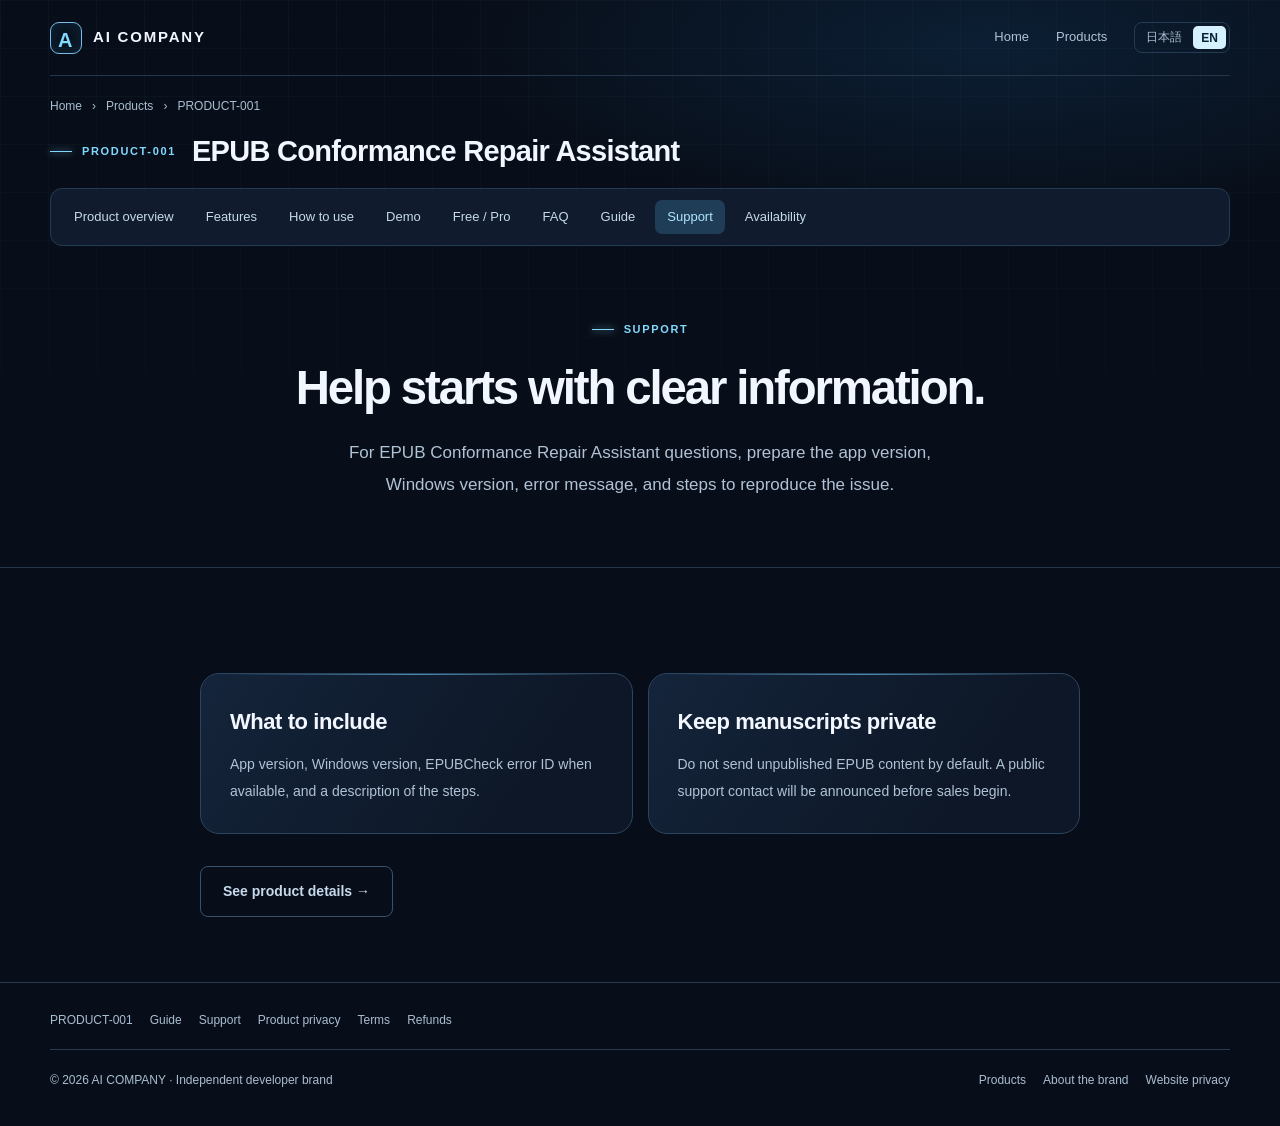
<file: support/index.html>
<!doctype html><html lang="en"><head><meta charset="utf-8"><meta name="viewport" content="width=device-width,initial-scale=1"><meta name="robots" content="noindex,follow"><meta name="description" content="PRODUCT-001 · Help starts with clear information. For EPUB Conformance Repair Assistant questions, prepare the app version, Windows version, error message, and steps to reproduce the issue."><title>PRODUCT-001 · Help starts with clear information. — AI COMPANY</title><link rel="stylesheet" href="/assets/ac-redesign.css?v=20261009"><script defer src="/assets/ac-language.js?v=20261128site2"></script><link rel="canonical" href="https://ai-company-owner.github.io/product/epub-conformance-repair/support/"><link rel="stylesheet" href="/assets/ac-brand-system.css?v=20261128site2"><script>location.replace("/product/epub-conformance-repair/support/"+location.search+location.hash);</script></head><body data-ac-page="support"><div class="ac-shell"><a class="ac-skip" href="#main" data-ui="skip">Skip to content</a><header class="ac-container"><nav class="ac-nav" aria-label="Main navigation"><a class="ac-brand" href="/"><span class="ac-mark" aria-hidden="true">A</span>AI COMPANY</a><div class="ac-links"><a href="/" data-ui="home">Home</a><a href="/products/" data-ui="products">Products</a><div class="ac-lang" role="group" aria-label="Language"><button type="button" data-lang-button="ja" aria-pressed="false">日本語</button><button type="button" data-lang-button="en" aria-pressed="true">EN</button></div></div></nav></header><div class="ac-container ac-product-nav"><div class="ac-breadcrumb"><a href="/" data-ui="home">Home</a><span aria-hidden="true">›</span><a href="/products/" data-ui="products">Products</a><span aria-hidden="true">›</span><a href="/product/epub-conformance-repair/">PRODUCT-001</a></div><div class="ac-product-masthead"><span class="ac-kicker">PRODUCT-001</span><a href="/product/epub-conformance-repair/" data-ui="productName">EPUB Conformance Repair Assistant</a></div><nav class="ac-product-tabs" aria-label="PRODUCT-001"><a href="/product/epub-conformance-repair/" data-ui="productHome">Product overview</a><a href="/product/epub-conformance-repair/#features" data-ui="featureNav">Features</a><a href="/product/epub-conformance-repair/#how" data-ui="howNav">How to use</a><a href="/product/epub-conformance-repair/#video" data-ui="videoNav">Demo</a><a href="/product/epub-conformance-repair/#editions" data-ui="priceNav">Free / Pro</a><a href="/product/epub-conformance-repair/#faq" data-ui="faqNav">FAQ</a><a href="/product/epub-conformance-repair/guides/" data-ui="guides">Guide</a><a href="/product/epub-conformance-repair/support/" aria-current="page" data-ui="support">Support</a><a href="/product/epub-conformance-repair/#availability" data-ui="availabilityNav">Availability</a></nav></div><main id="main"><section class="ac-container ac-product-hero ac-legal-copy"><span data-i18n="eyebrow" class="ac-kicker">Support</span><h1 data-i18n="title">Help starts with clear information.</h1><p data-i18n="lead" class="ac-lead">For EPUB Conformance Repair Assistant questions, prepare the app version, Windows version, error message, and steps to reproduce the issue.</p></section><section class="ac-section"><div class="ac-container ac-legal-copy"><div class="ac-grid"><article class="ac-card"><h3 data-i18n="section1">What to include</h3><p data-i18n="sub1">App version, Windows version, EPUBCheck error ID when available, and a description of the steps.</p></article><article class="ac-card"><h3 data-i18n="section2">Keep manuscripts private</h3><p data-i18n="sub2">Do not send unpublished EPUB content by default. A public support contact will be announced before sales begin.</p></article></div><div class="ac-actions"><a class="ac-button alt" href="/product/epub-conformance-repair/" data-i18n="primary">See product details →</a></div></div></section></main><footer class="ac-footer"><div class="ac-container ac-footer-inner"><div>© 2026 AI COMPANY <span data-ui="brandFoot">· Independent developer brand</span></div><div class="ac-footer-links ac-product-legal"><a href="/product/epub-conformance-repair/">PRODUCT-001</a><a href="/product/epub-conformance-repair/guides/" data-ui="guides">Guide</a><a href="/product/epub-conformance-repair/support/" data-ui="support">Support</a><a href="/product/epub-conformance-repair/privacy/" data-ui="productPrivacy">Product privacy</a><a href="/product/epub-conformance-repair/terms/" data-ui="terms">Terms</a><a href="/product/epub-conformance-repair/refunds/" data-ui="refunds">Refunds</a></div><div class="ac-footer-links"><a href="/products/" data-ui="products">Products</a><a href="/about/" data-ui="about">About the brand</a><a href="/privacy/" data-ui="websitePrivacy">Website privacy</a></div></div></footer></div></body></html>
</file>
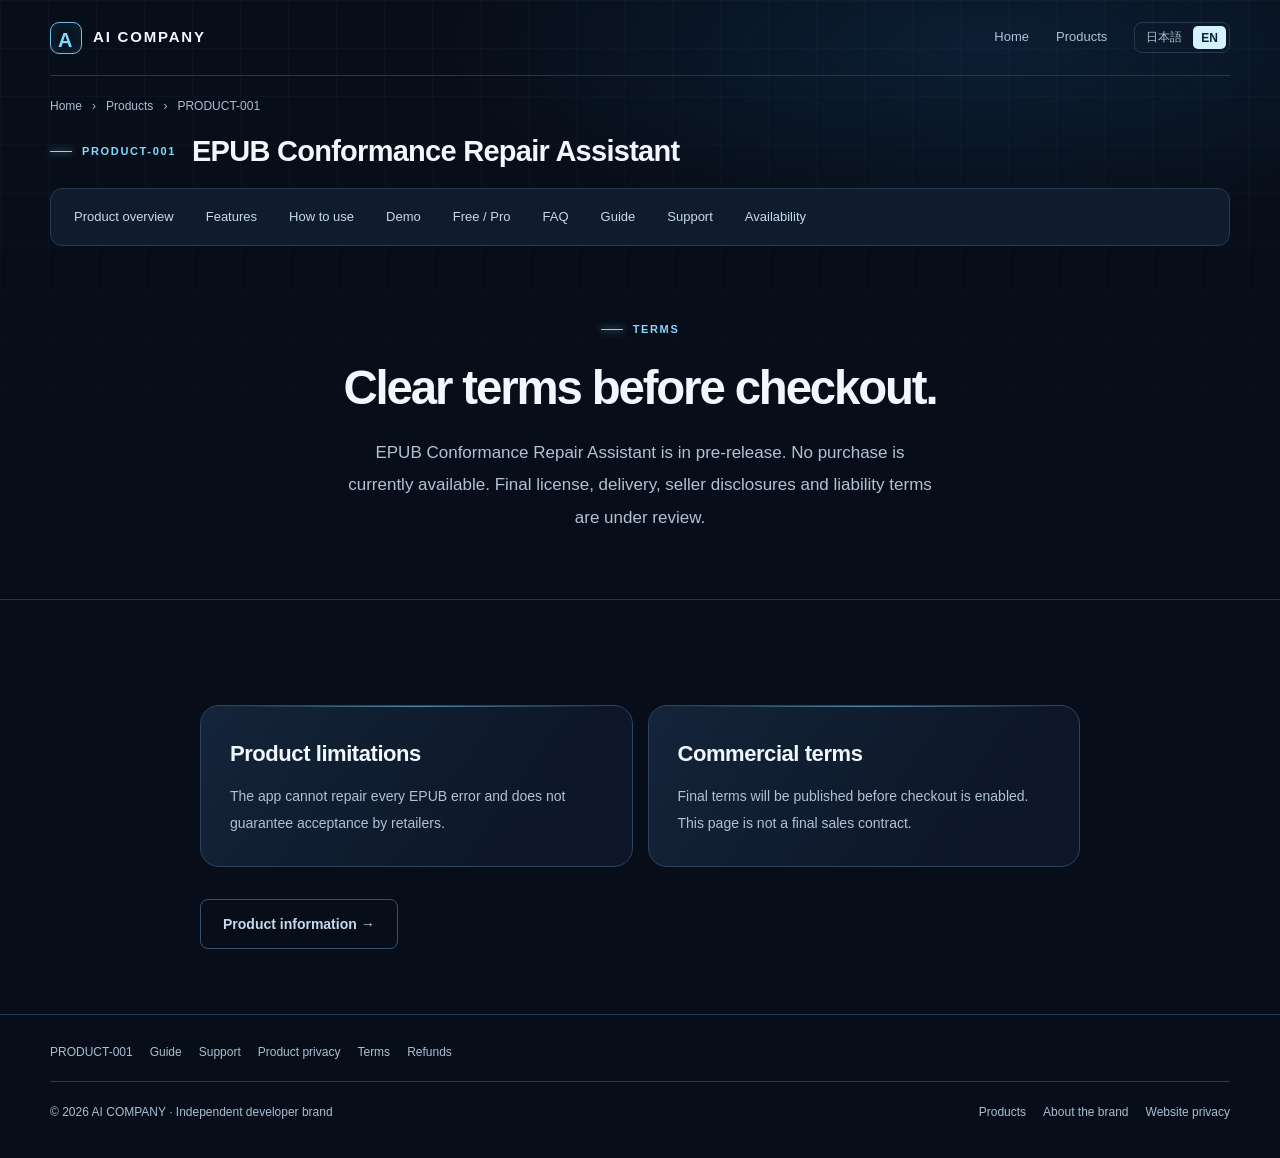
<file: terms/index.html>
<!doctype html><html lang="en"><head><meta charset="utf-8"><meta name="viewport" content="width=device-width,initial-scale=1"><meta name="robots" content="noindex,follow"><meta name="description" content="PRODUCT-001 · Clear terms before checkout. EPUB Conformance Repair Assistant is in pre-release. No purchase is currently available. Final license, delivery, seller disclosures and liability terms are under review."><title>PRODUCT-001 · Clear terms before checkout. — AI COMPANY</title><link rel="stylesheet" href="/assets/ac-redesign.css?v=20261009"><script defer src="/assets/ac-language.js?v=20261128site2"></script><link rel="canonical" href="https://ai-company-owner.github.io/product/epub-conformance-repair/terms/"><link rel="stylesheet" href="/assets/ac-brand-system.css?v=20261128site2"><script>location.replace("/product/epub-conformance-repair/terms/"+location.search+location.hash);</script></head><body data-ac-page="terms"><div class="ac-shell"><a class="ac-skip" href="#main" data-ui="skip">Skip to content</a><header class="ac-container"><nav class="ac-nav" aria-label="Main navigation"><a class="ac-brand" href="/"><span class="ac-mark" aria-hidden="true">A</span>AI COMPANY</a><div class="ac-links"><a href="/" data-ui="home">Home</a><a href="/products/" data-ui="products">Products</a><div class="ac-lang" role="group" aria-label="Language"><button type="button" data-lang-button="ja" aria-pressed="false">日本語</button><button type="button" data-lang-button="en" aria-pressed="true">EN</button></div></div></nav></header><div class="ac-container ac-product-nav"><div class="ac-breadcrumb"><a href="/" data-ui="home">Home</a><span aria-hidden="true">›</span><a href="/products/" data-ui="products">Products</a><span aria-hidden="true">›</span><a href="/product/epub-conformance-repair/">PRODUCT-001</a></div><div class="ac-product-masthead"><span class="ac-kicker">PRODUCT-001</span><a href="/product/epub-conformance-repair/" data-ui="productName">EPUB Conformance Repair Assistant</a></div><nav class="ac-product-tabs" aria-label="PRODUCT-001"><a href="/product/epub-conformance-repair/" data-ui="productHome">Product overview</a><a href="/product/epub-conformance-repair/#features" data-ui="featureNav">Features</a><a href="/product/epub-conformance-repair/#how" data-ui="howNav">How to use</a><a href="/product/epub-conformance-repair/#video" data-ui="videoNav">Demo</a><a href="/product/epub-conformance-repair/#editions" data-ui="priceNav">Free / Pro</a><a href="/product/epub-conformance-repair/#faq" data-ui="faqNav">FAQ</a><a href="/product/epub-conformance-repair/guides/" data-ui="guides">Guide</a><a href="/product/epub-conformance-repair/support/" data-ui="support">Support</a><a href="/product/epub-conformance-repair/#availability" data-ui="availabilityNav">Availability</a></nav></div><main id="main"><section class="ac-container ac-product-hero ac-legal-copy"><span data-i18n="eyebrow" class="ac-kicker">Terms</span><h1 data-i18n="title">Clear terms before checkout.</h1><p data-i18n="lead" class="ac-lead">EPUB Conformance Repair Assistant is in pre-release. No purchase is currently available. Final license, delivery, seller disclosures and liability terms are under review.</p></section><section class="ac-section"><div class="ac-container ac-legal-copy"><div class="ac-grid"><article class="ac-card"><h3 data-i18n="section1">Product limitations</h3><p data-i18n="sub1">The app cannot repair every EPUB error and does not guarantee acceptance by retailers.</p></article><article class="ac-card"><h3 data-i18n="section2">Commercial terms</h3><p data-i18n="sub2">Final terms will be published before checkout is enabled. This page is not a final sales contract.</p></article></div><div class="ac-actions"><a class="ac-button alt" href="/product/epub-conformance-repair/" data-i18n="primary">Product information →</a></div></div></section></main><footer class="ac-footer"><div class="ac-container ac-footer-inner"><div>© 2026 AI COMPANY <span data-ui="brandFoot">· Independent developer brand</span></div><div class="ac-footer-links ac-product-legal"><a href="/product/epub-conformance-repair/">PRODUCT-001</a><a href="/product/epub-conformance-repair/guides/" data-ui="guides">Guide</a><a href="/product/epub-conformance-repair/support/" data-ui="support">Support</a><a href="/product/epub-conformance-repair/privacy/" data-ui="productPrivacy">Product privacy</a><a href="/product/epub-conformance-repair/terms/" data-ui="terms">Terms</a><a href="/product/epub-conformance-repair/refunds/" data-ui="refunds">Refunds</a></div><div class="ac-footer-links"><a href="/products/" data-ui="products">Products</a><a href="/about/" data-ui="about">About the brand</a><a href="/privacy/" data-ui="websitePrivacy">Website privacy</a></div></div></footer></div></body></html>
</file>
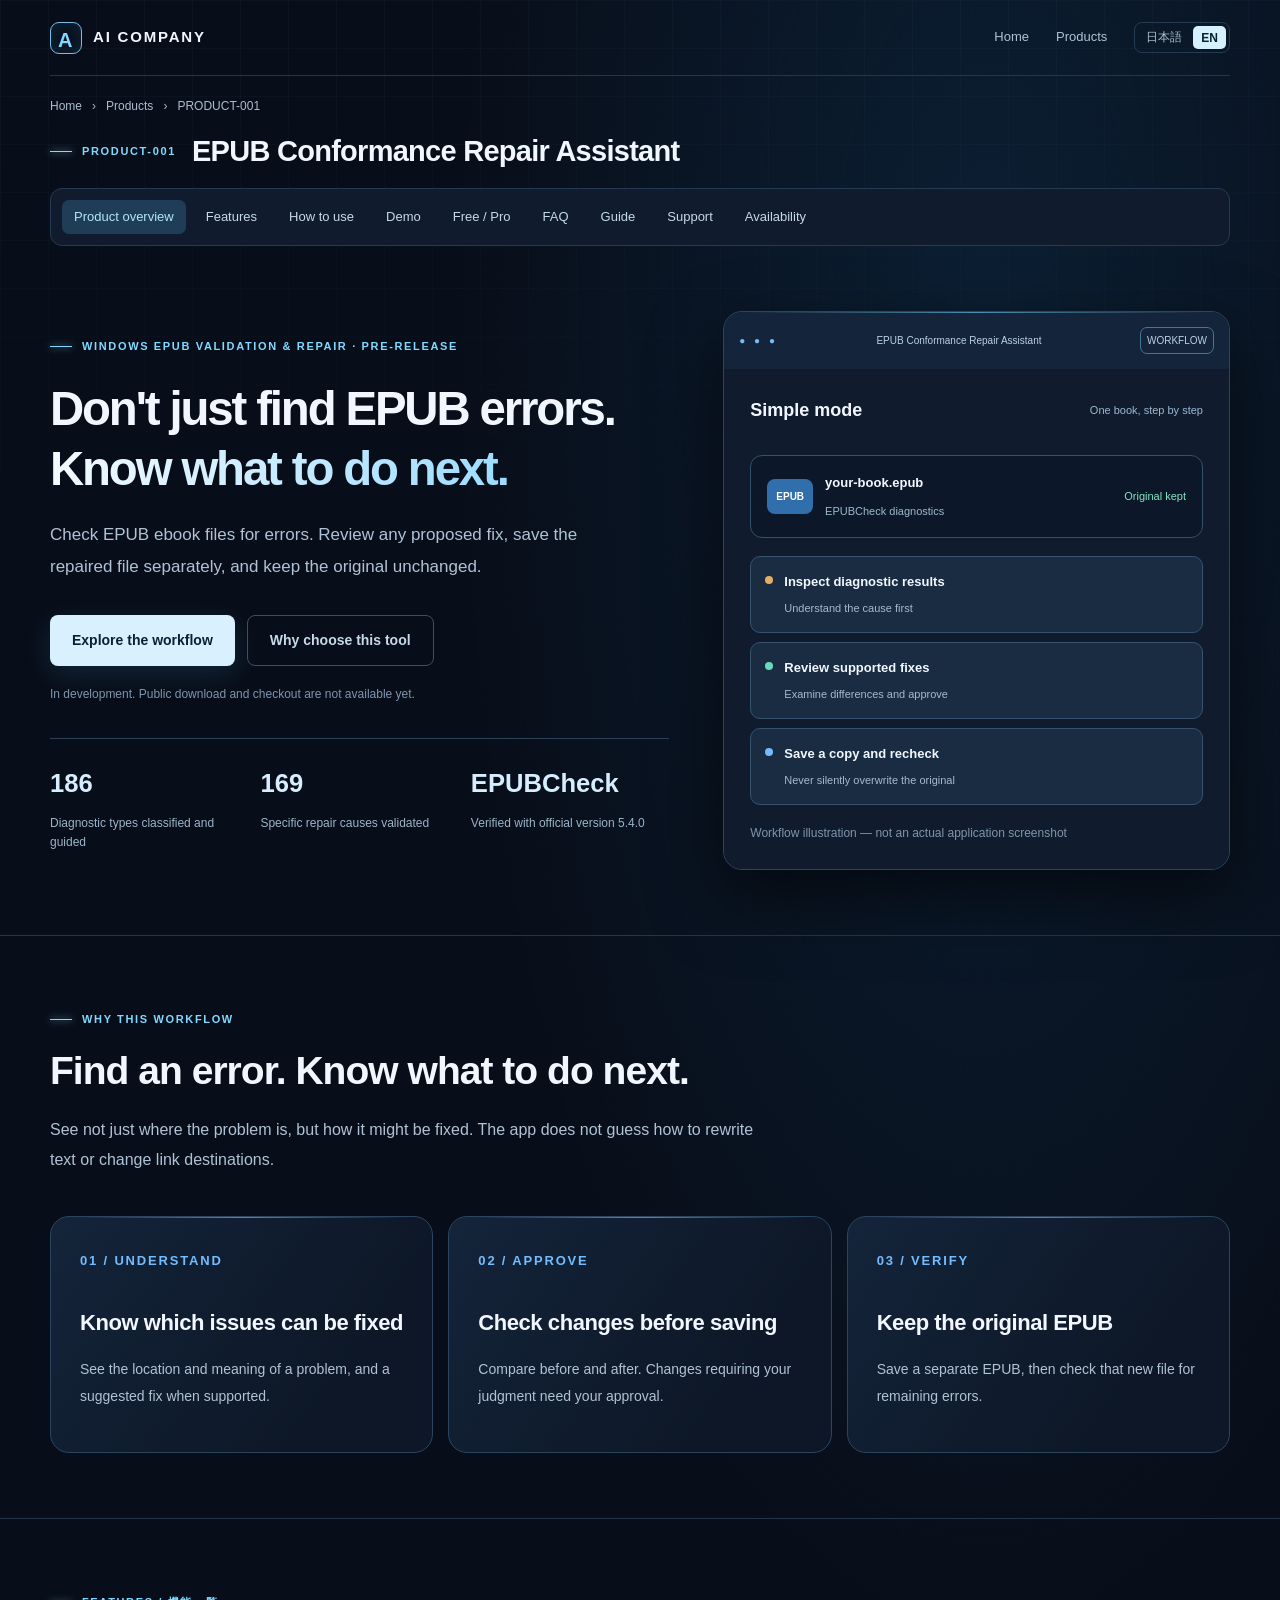
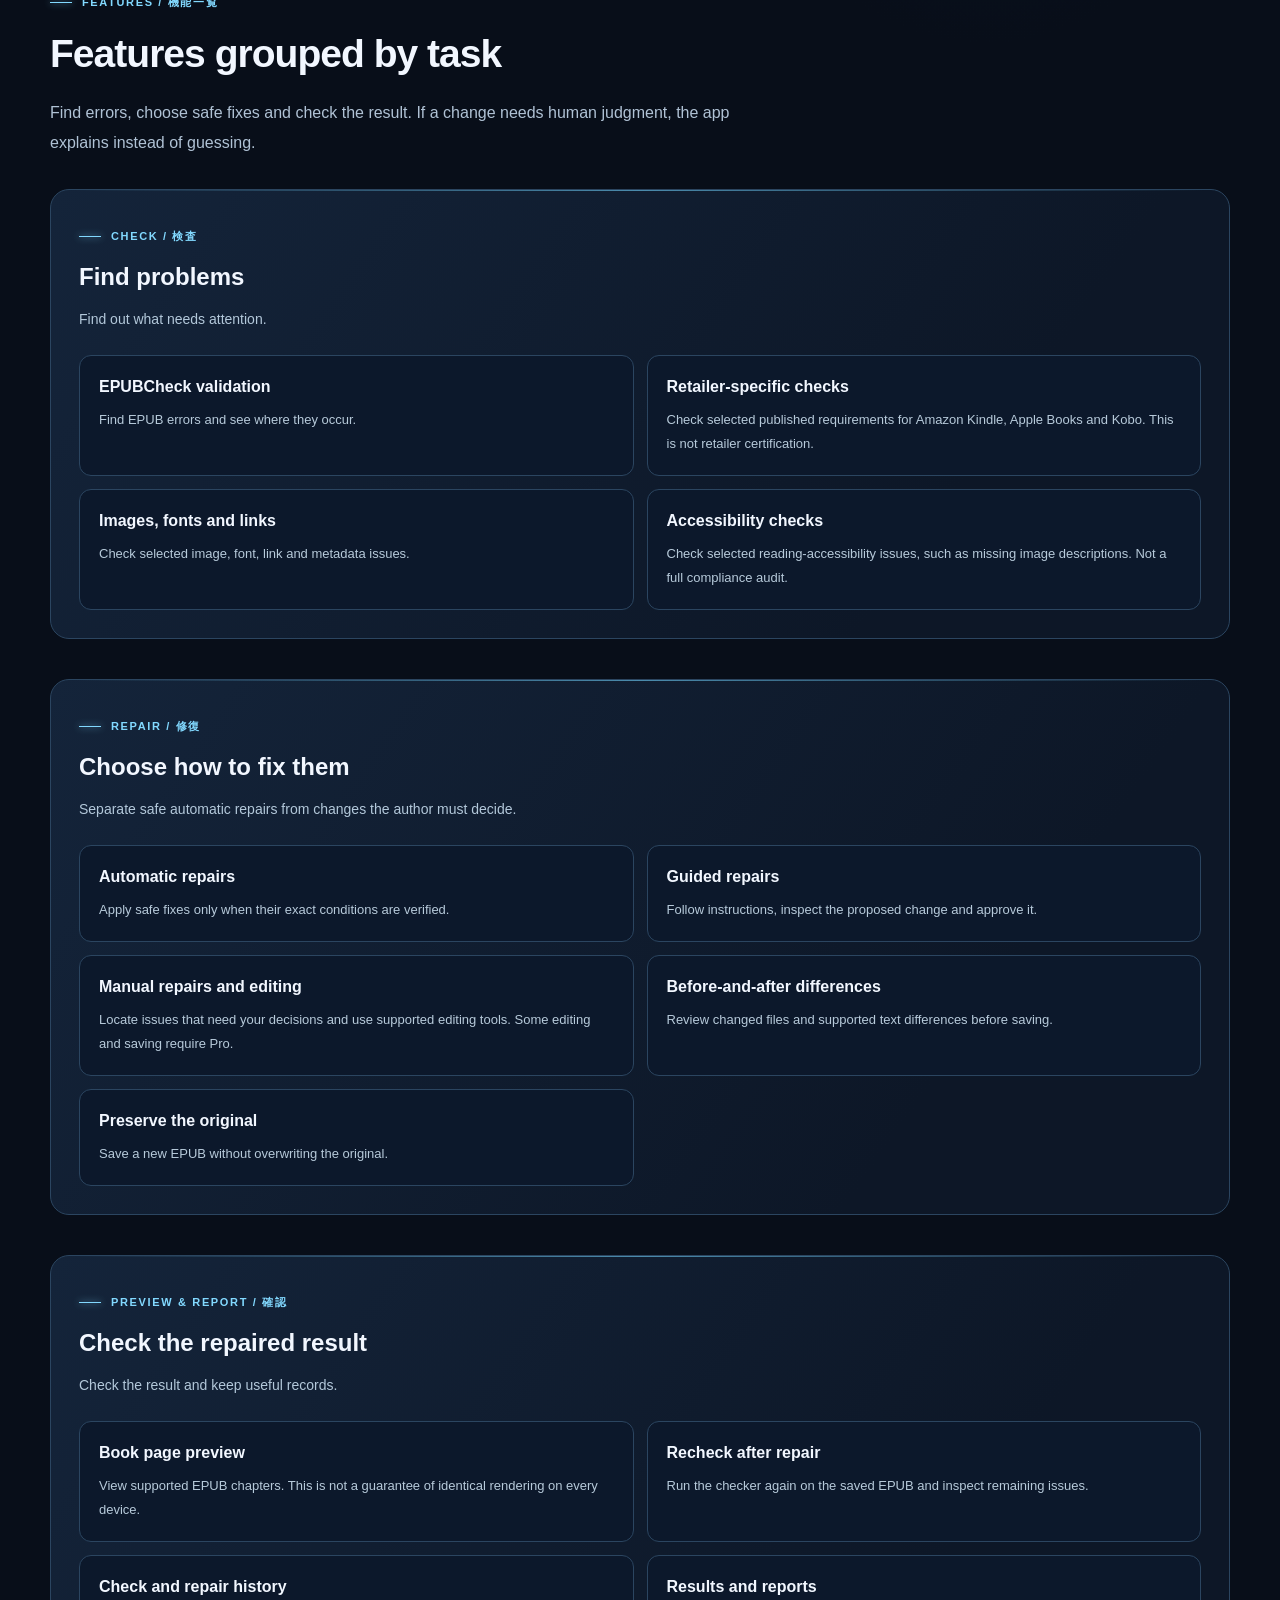
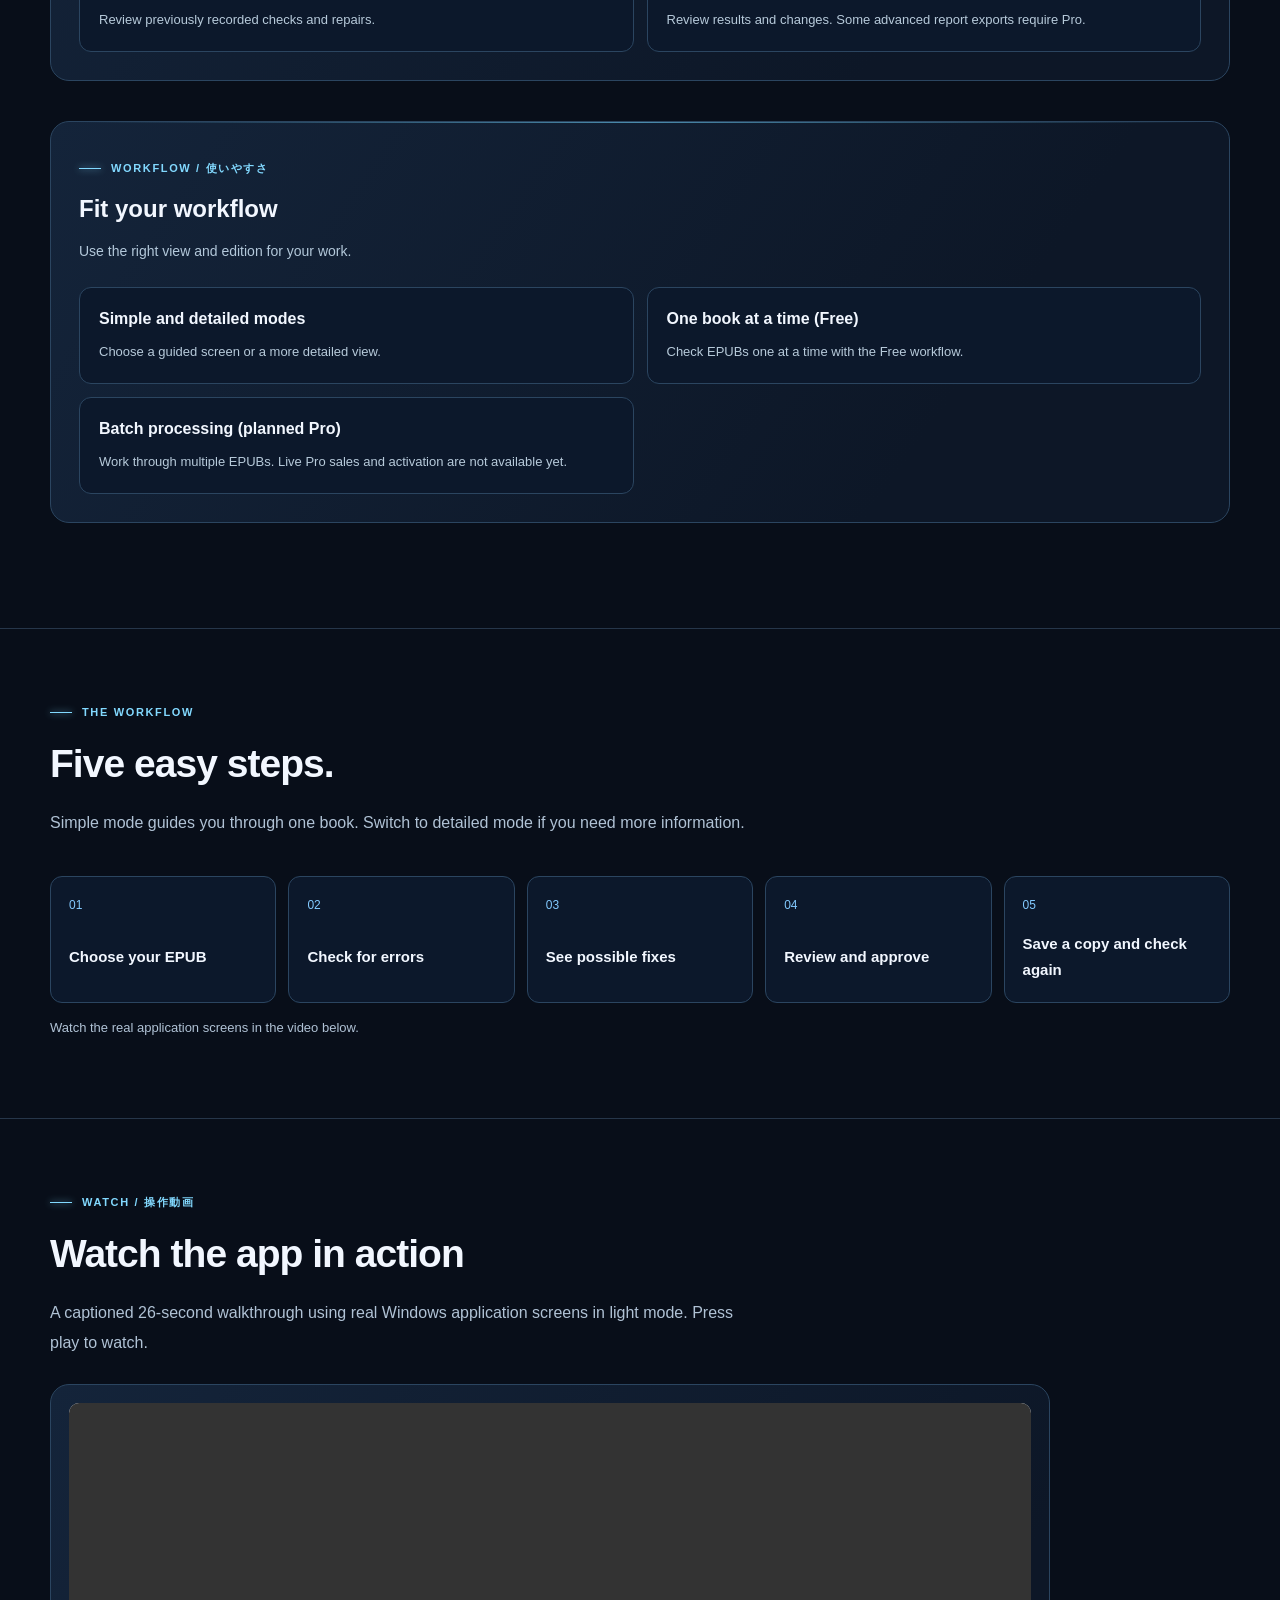
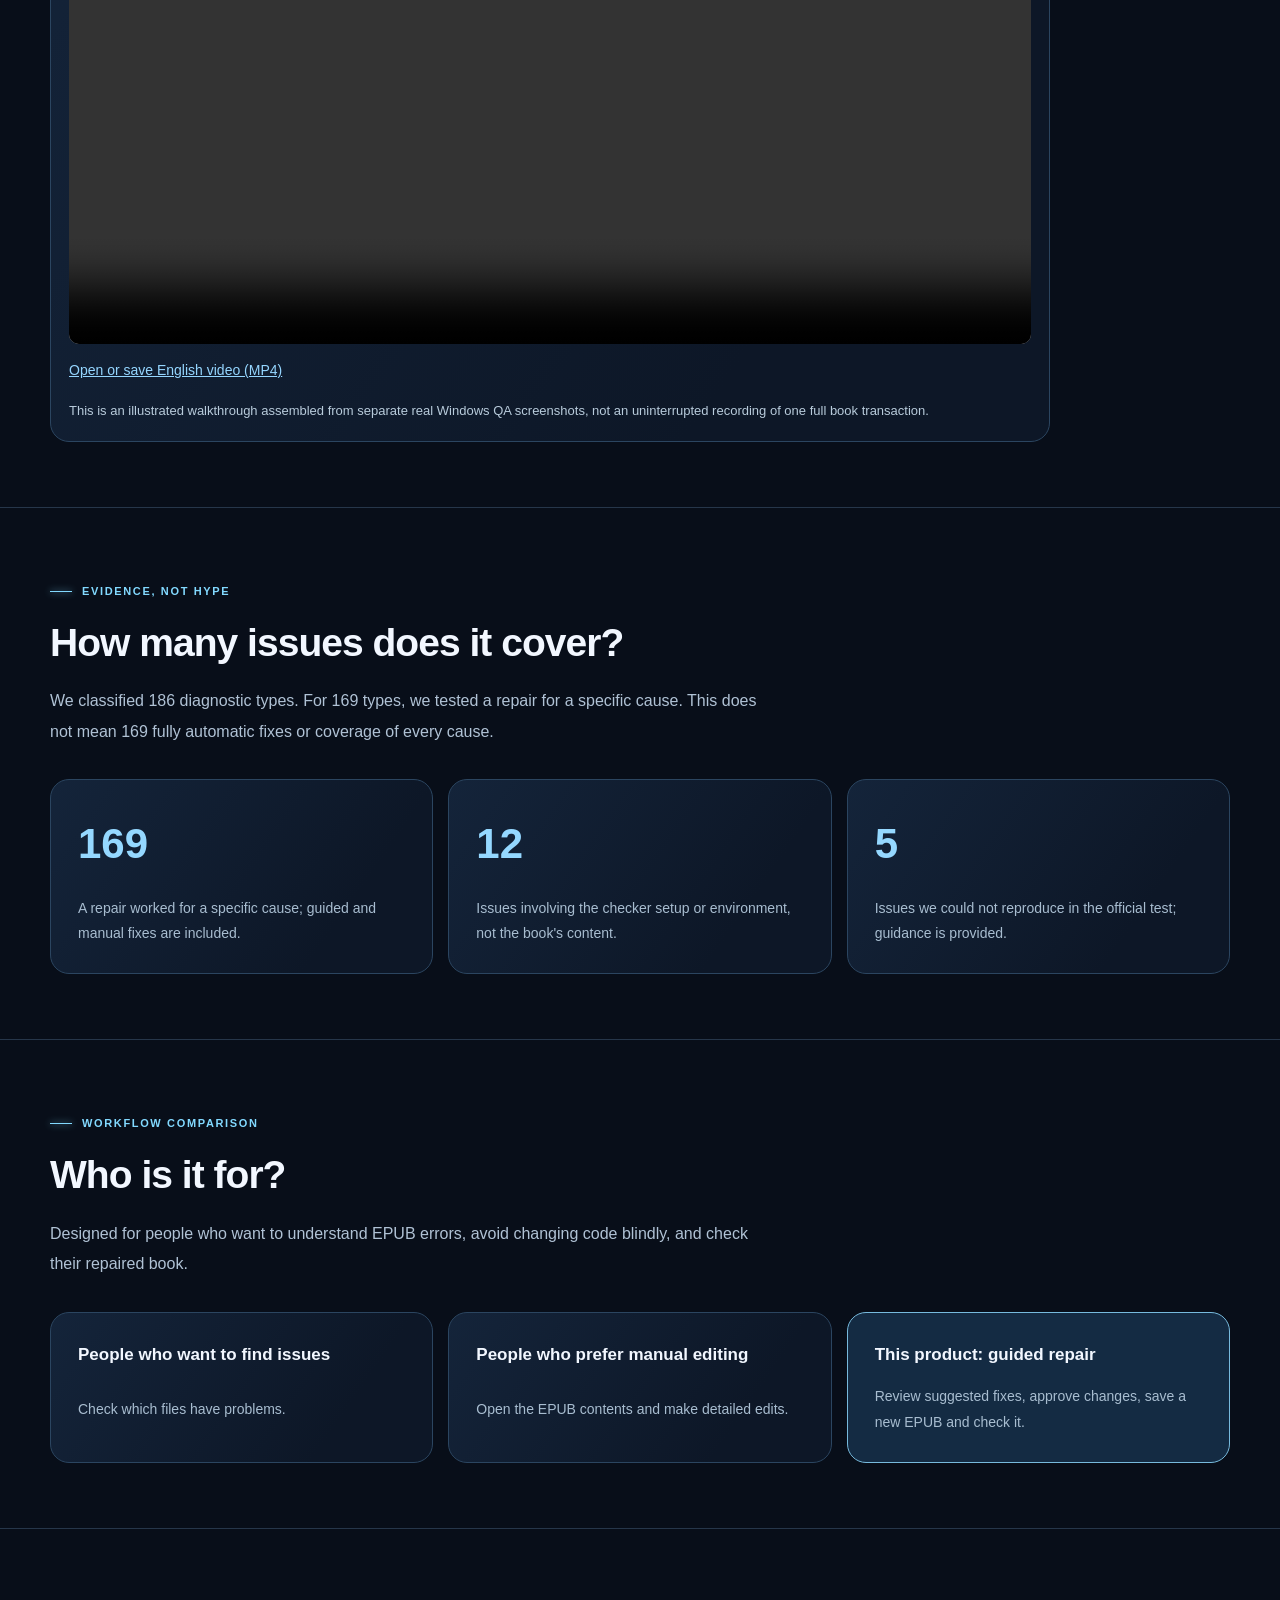
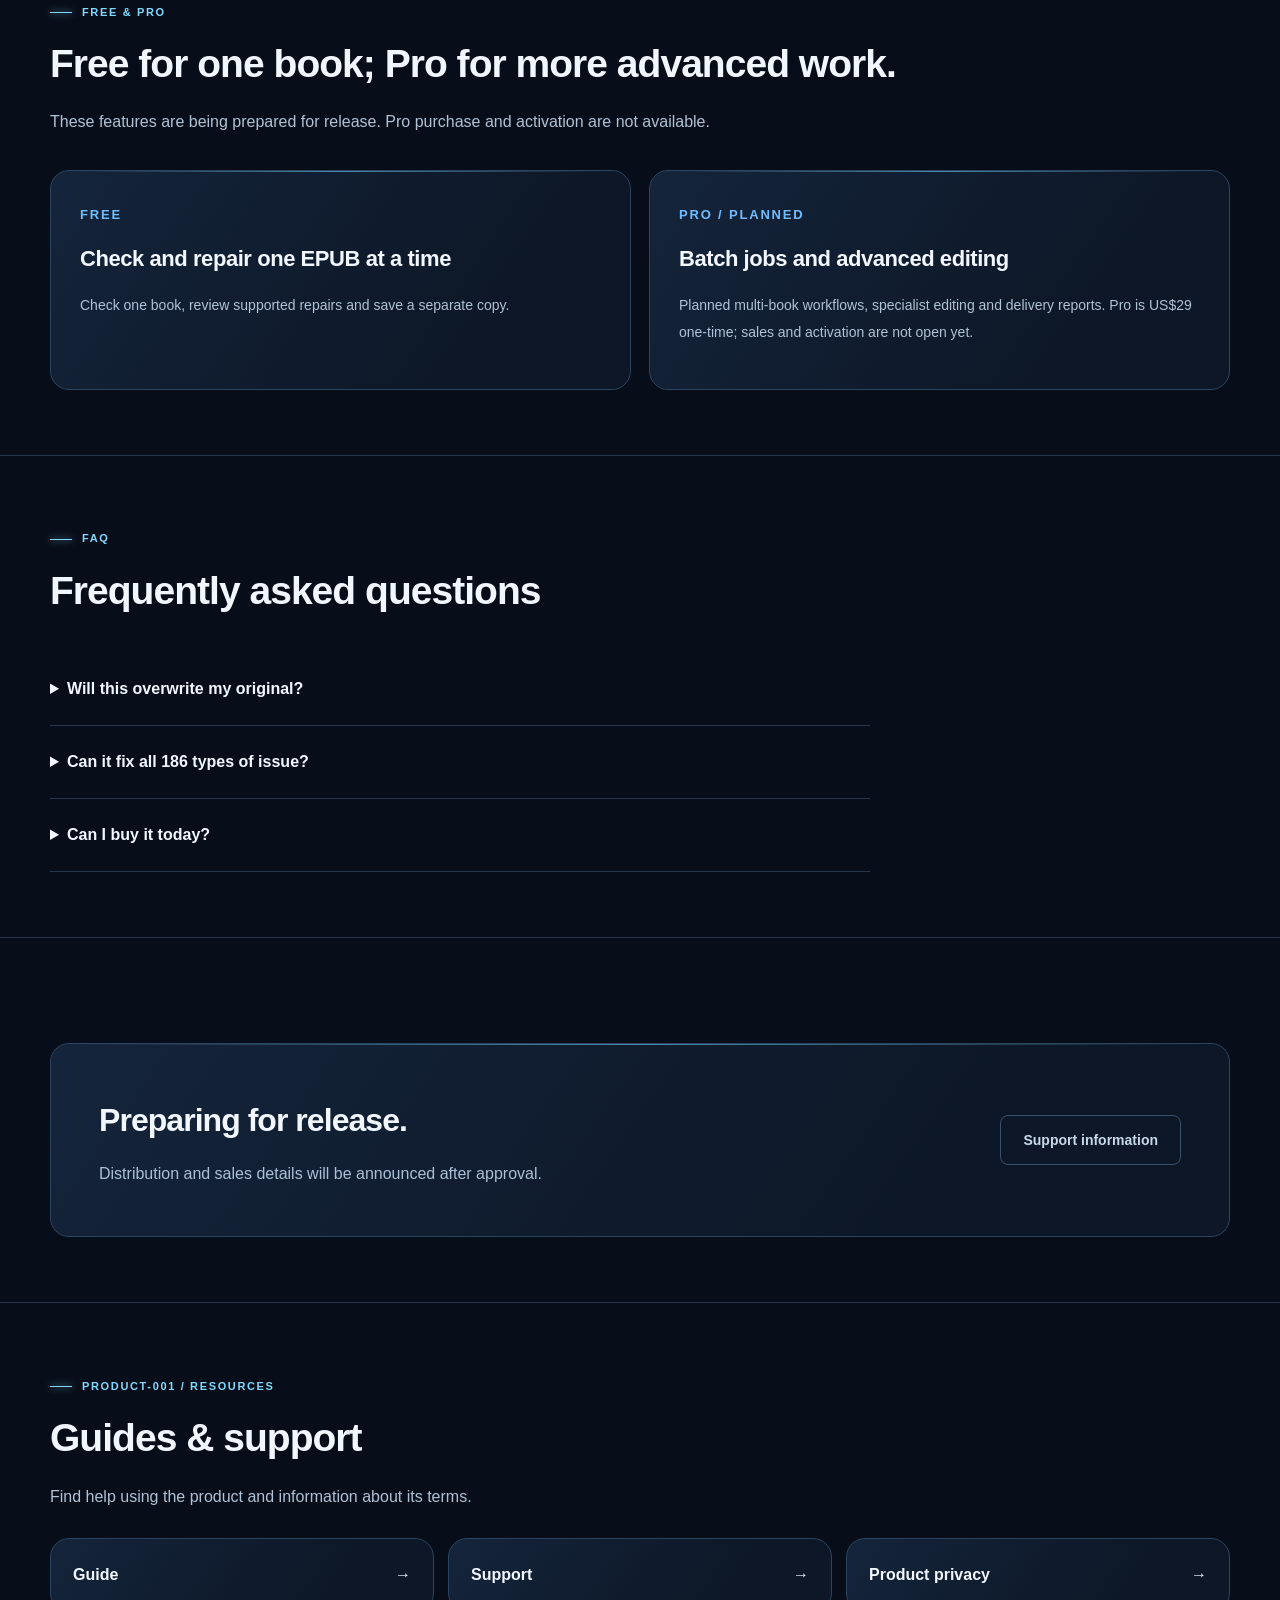
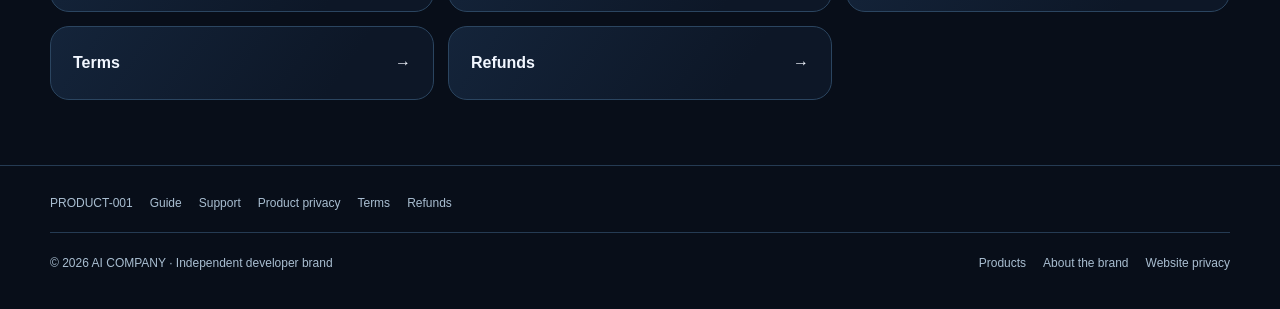
<file: product/epub-conformance-repair/index.html>
<!doctype html>
<html lang="ja"><head><meta charset="utf-8"><meta name="viewport" content="width=device-width,initial-scale=1">
<meta name="description" content="EPUB Conformance Repair Assistant｜エラーの検査から、著者の意図を尊重した修復確認・別名保存・EPUBCheck再検証まで。Windows用アプリ。">
<meta property="og:title" content="EPUB Conformance Repair Assistant | AI COMPANY">
<meta property="og:description" content="エラーを見つけるだけで終わらせない。安全な修復を、確認しながら。">
<title>EPUB Conformance Repair Assistant | AI COMPANY</title>
<link rel="stylesheet" href="/assets/ac-redesign.css?v=20261009">
<link rel="stylesheet" href="/assets/epub-sales-public.css?v=20261124c">
<script defer src="/assets/epub-sales-public.js?v=20261128site2"></script><link rel="canonical" href="https://ai-company-owner.github.io/product/epub-conformance-repair/"><link rel="stylesheet" href="/assets/ac-brand-system.css?v=20261128site2"></head>
<body><div class="ac-shell"><a class="ac-skip" href="#main" data-translate="skip">本文へ移動</a><header class="ac-container"><nav class="ac-nav" aria-label="Main navigation"><a class="ac-brand" href="/"><span class="ac-mark" aria-hidden="true">A</span>AI COMPANY</a><div class="ac-links"><a href="/" data-translate="home">ホーム</a><a href="/products/" data-translate="products">製品一覧</a><div class="ac-lang" role="group" aria-label="Language"><button type="button" data-pub-lang="ja" aria-pressed="true">日本語</button><button type="button" data-pub-lang="en" aria-pressed="false">EN</button></div></div></nav></header><div class="ac-container ac-product-nav"><div class="ac-breadcrumb"><a href="/" data-translate="home">ホーム</a><span aria-hidden="true">›</span><a href="/products/" data-translate="products">製品一覧</a><span aria-hidden="true">›</span><a href="/product/epub-conformance-repair/">PRODUCT-001</a></div><div class="ac-product-masthead"><span class="ac-kicker">PRODUCT-001</span><a href="/product/epub-conformance-repair/" data-translate="productName">EPUB検査・修復アシスタント</a></div><nav class="ac-product-tabs" aria-label="PRODUCT-001"><a href="/product/epub-conformance-repair/" aria-current="page" data-translate="productHome">製品概要</a><a href="/product/epub-conformance-repair/#features" data-translate="featureNav">機能</a><a href="/product/epub-conformance-repair/#how" data-translate="howNav">使い方</a><a href="/product/epub-conformance-repair/#video" data-translate="videoNav">操作動画</a><a href="/product/epub-conformance-repair/#editions" data-translate="priceNav">Free / Pro</a><a href="/product/epub-conformance-repair/#faq" data-translate="faqNav">FAQ</a><a href="/product/epub-conformance-repair/guides/" data-translate="guides">ガイド</a><a href="/product/epub-conformance-repair/support/" data-translate="support">サポート</a><a href="/product/epub-conformance-repair/#availability" data-translate="availabilityNav">提供状況</a></nav></div>
<main id="main">
<section class="ac-container sales-hero" id="overview"><div class="sales-hero-copy"><span class="ac-kicker" data-translate="eyebrow">Windows用EPUB検査・修復アプリ · 発売準備中</span><h1><span data-translate="hero1">エラーを見つけるだけで、</span><span class="ac-gradient" data-translate="hero2">終わらせない。</span></h1><p data-translate="heroLead" class="ac-lead">電子書籍ファイル（EPUB）の問題を調べます。直せるところは変更内容を確認してから修復し、元のファイルを残して別に保存します。</p><div class="ac-actions"><a class="ac-button" href="#how" data-translate="cta">使い方を見る</a><a class="ac-button alt" href="#why" data-translate="ctaWhy">選ぶ理由を見る</a></div><p class="ac-small" data-translate="notAvailable">現在は発売準備中です。購入・一般向けダウンロードは提供していません。</p><div class="sales-numbers"><div><strong>186</strong><small data-translate="n186">診断の扱いを分類・案内</small></div><div><strong>169</strong><small data-translate="n169">特定原因の修復前後を検証</small></div><div><strong>EPUBCheck</strong><small data-translate="validator">公式5.4.0による検査実績</small></div></div></div>
<div class="sales-screen" role="img" aria-label="Software workflow illustration, not a captured application screen"><div class="sales-screen-head"><span class="sales-dots">● ● ●</span><span>EPUB Conformance Repair Assistant</span><span class="sales-label">WORKFLOW</span></div><div class="sales-screen-inner"><div class="sales-screen-menu"><b data-translate="screenMode">シンプルモード</b><span data-translate="screenStatus">1冊ずつ、確認しながら</span></div><div class="sales-book"><span class="sales-book-icon">EPUB</span><div><b data-translate="screenBook">電子書籍の原稿.epub</b><small data-translate="screenCheck">EPUBCheckで問題を調査</small></div><span class="sales-safe" data-translate="screenSafe">原本を保持</span></div><div class="sales-issues"><div><span class="sales-dot orange"></span><b data-translate="screenIssue1">診断結果を確認</b><small data-translate="screenIssueSub1">原因を理解してから次へ</small></div><div><span class="sales-dot green"></span><b data-translate="screenIssue2">安全な修復案を確認</b><small data-translate="screenIssueSub2">差分を見て承認する</small></div><div><span class="sales-dot blue"></span><b data-translate="screenIssue3">別名保存・再検証</b><small data-translate="screenIssueSub3">元ファイルは上書きしない</small></div></div><p class="ac-small sales-illustration" data-translate="screenNote">操作手順の模式図（実際の画面キャプチャではありません）</p></div></div></section>
<section class="ac-section" id="why"><div class="ac-container"><span class="ac-kicker" data-translate="whyEye">OUR DIFFERENCE</span><h2 class="ac-heading" data-translate="whyTitle">エラーを見つけた後も、迷わず進める。</h2><p class="ac-sub" data-translate="whyLead">「どこに問題があるか」だけでなく、「どう直せるか」も説明します。本文やリンク先など、著者にしか決められない内容は勝手に変更しません。</p><div class="ac-grid"><article class="ac-card"><span class="num">01 / UNDERSTAND</span><h3 data-translate="why1">直せる問題が分かる</h3><p data-translate="whyD1">エラーの場所と内容を表示。対応している問題には修復方法を提案します。</p></article><article class="ac-card"><span class="num">02 / APPROVE</span><h3 data-translate="why2">変更する前に確認できる</h3><p data-translate="whyD2">変更前と変更後を比べられます。判断が必要な修正は、承認するまで行いません。</p></article><article class="ac-card"><span class="num">03 / VERIFY</span><h3 data-translate="why3">元のファイルを残せる</h3><p data-translate="whyD3">修復したものは別ファイルに保存。保存後にもう一度エラーをチェックできます。</p></article></div></div></section>
<section class="ac-section" id="features"><div class="ac-container"><span class="ac-kicker">FEATURES / 機能一覧</span><h2 class="ac-heading" data-translate="featureOverview">主な機能を、作業ごとに紹介</h2><p class="ac-sub" data-translate="featureOverviewIntro">エラーを調べる・直す・確認する機能をまとめました。できない場合は無理に修正せず、確認が必要なことを案内します。</p><div class="feature-group"><div class="feature-group-intro"><span class="ac-kicker">CHECK / 検査</span><h3 data-translate="featureGroupCheck">問題を見つける</h3><p data-translate="featureGroupCheckIntro">まず、どこに問題があるかを調べます。</p></div><div class="feature-detail-grid"><article class="feature-detail"><h4 data-translate="newFeature1Title">EPUBCheckによるエラー検査</h4><p data-translate="newFeature1Body">電子書籍のファイルを調べ、問題の場所と内容を表示。</p></article><article class="feature-detail"><h4 data-translate="newFeature2Title">販売サイト別のチェック</h4><p data-translate="newFeature2Body">Amazon Kindle・Apple Books・Koboで公開されている条件のうち、対応する一部の項目を確認。各サイトでの販売承認を保証するものではありません。</p></article><article class="feature-detail"><h4 data-translate="newFeature3Title">画像・フォント・リンクなどの確認</h4><p data-translate="newFeature3Body">画像が壊れていないか、リンク先や文字の情報などを調べます。</p></article><article class="feature-detail"><h4 data-translate="newFeature4Title">アクセシビリティの確認</h4><p data-translate="newFeature4Body">画像の説明文など、読みやすさに関わる一部の問題をチェック。全項目の適合を保証するものではありません。</p></article></div></div>
<div class="feature-group"><div class="feature-group-intro"><span class="ac-kicker">REPAIR / 修復</span><h3 data-translate="featureGroupRepair">直し方を選ぶ</h3><p data-translate="featureGroupRepairIntro">機械的に直せる問題と、著者の判断が必要な問題を区別します。</p></div><div class="feature-detail-grid"><article class="feature-detail"><h4 data-translate="newFeature5Title">自動修正</h4><p data-translate="newFeature5Body">安全な修復方法が確認できた問題だけを、条件に合わせて修正します。</p></article><article class="feature-detail"><h4 data-translate="newFeature6Title">ガイド付き修正</h4><p data-translate="newFeature6Body">どう直せばよいかを説明し、変更内容を確認して承認できます。</p></article><article class="feature-detail"><h4 data-translate="newFeature7Title">手動修正・専用編集</h4><p data-translate="newFeature7Body">自分で直す必要がある箇所を確認し、対応する編集機能で修正します。一部の編集・保存機能はPro版向けです。</p></article><article class="feature-detail"><h4 data-translate="newFeature8Title">修正前後の比較</h4><p data-translate="newFeature8Body">修正されるファイルと内容の違いを確認。比較できる範囲には制限があります。</p></article><article class="feature-detail"><h4 data-translate="newFeature9Title">元のEPUBを守る</h4><p data-translate="newFeature9Body">元ファイルを上書きせず、修正したものを別ファイルとして保存します。</p></article></div></div>
<div class="feature-group"><div class="feature-group-intro"><span class="ac-kicker">PREVIEW & REPORT / 確認</span><h3 data-translate="featureGroupVerify">直した結果を確かめる</h3><p data-translate="featureGroupVerifyIntro">保存前後の状態を確認し、必要な記録を残せます。</p></div><div class="feature-detail-grid"><article class="feature-detail"><h4 data-translate="newFeature10Title">本のページプレビュー</h4><p data-translate="newFeature10Body">対応するEPUBの章をアプリ内で表示。すべての端末やストアと同じ見え方を保証するものではありません。</p></article><article class="feature-detail"><h4 data-translate="newFeature11Title">修正後の再検査</h4><p data-translate="newFeature11Body">保存したEPUBをもう一度検査し、直ったエラーと残る問題を確かめます。</p></article><article class="feature-detail"><h4 data-translate="newFeature12Title">検査・修復の履歴</h4><p data-translate="newFeature12Body">前に調べた本の結果や、実施した修正内容を確認できます。</p></article><article class="feature-detail"><h4 data-translate="newFeature13Title">結果レポート</h4><p data-translate="newFeature13Body">検査結果や修復内容を記録できます。詳細なレポート書き出しはPro版向けの機能も含まれます。</p></article></div></div>
<div class="feature-group"><div class="feature-group-intro"><span class="ac-kicker">WORKFLOW / 使いやすさ</span><h3 data-translate="featureGroupWorkflow">自分の作業に合わせる</h3><p data-translate="featureGroupWorkflowIntro">はじめての方も、詳しく編集したい方も使える構成です。</p></div><div class="feature-detail-grid"><article class="feature-detail"><h4 data-translate="newFeature14Title">シンプルモードと詳細モード</h4><p data-translate="newFeature14Body">簡単な手順を追う画面と、細かい情報を確認する画面を切り替えられます。</p></article><article class="feature-detail"><h4 data-translate="newFeature15Title">1冊ずつの処理（Free）</h4><p data-translate="newFeature15Body">無料版では、EPUBを1冊ずつ検査し、対応した修復内容を確認できます。</p></article><article class="feature-detail"><h4 data-translate="newFeature16Title">複数冊のまとめ処理（Pro予定）</h4><p data-translate="newFeature16Body">複数のEPUBを順番に扱う機能です。実際のPro版購入・認証は発売準備中です。</p></article></div></div></div></section>
<section class="ac-section" id="how"><div class="ac-container"><span class="ac-kicker" data-translate="flowEye">THE WORKFLOW</span><h2 class="ac-heading" data-translate="flowTitle">初めてでも分かる、5つの手順。</h2><p class="ac-sub" data-translate="flowLead">シンプルモードなら、1冊ずつ順番に進められます。詳しく調べたい場合は詳細モードを使います。</p><div class="sales-flow"><div><i>01</i><strong data-translate="s1">EPUBを選ぶ</strong></div><div><i>02</i><strong data-translate="s2">エラーを調べる</strong></div><div><i>03</i><strong data-translate="s3">直せる箇所を見る</strong></div><div><i>04</i><strong data-translate="s4">変更内容を確認する</strong></div><div><i>05</i><strong data-translate="s5">別に保存して再チェック</strong></div></div><p class="ac-note" data-translate="videoPointer">以下の動画で実際のアプリ画面を確認できます。</p></div></section>
<section class="ac-section" id="video"><div class="ac-container"><span class="ac-kicker">WATCH / 操作動画</span><h2 class="ac-heading" data-translate="videoTitle">実際のアプリ画面を動画で見る</h2><p class="ac-sub" data-translate="videoLead">ライトモードの実画面を使用した、日本語・英語の字幕付き説明動画です。再生ボタンを押すと約26秒で操作の流れを確認できます。</p>
<div class="sales-video-panel">
<div class="sales-video-ja"><video controls playsinline preload="metadata" width="960" height="540" aria-label="EPUB検査・修復アシスタント 日本語の操作説明動画"><source src="/assets/epub-conformance-repair/epub-light-walkthrough-ja.mp4" type="video/mp4">このブラウザでは動画を再生できません。</video><a class="video-direct-link" href="/assets/epub-conformance-repair/epub-light-walkthrough-ja.mp4" download data-translate="videoJaLink">日本語動画を開く・保存する（MP4）</a></div>
<div class="sales-video-en"><video controls playsinline preload="metadata" width="960" height="540" aria-label="EPUB Conformance Repair Assistant English walkthrough"><source src="/assets/epub-conformance-repair/epub-light-walkthrough-en.mp4" type="video/mp4">Your browser does not support this video.</video><a class="video-direct-link" href="/assets/epub-conformance-repair/epub-light-walkthrough-en.mp4" download data-translate="videoEnLink">英語動画を開く・保存する（MP4）</a></div>
<p class="ac-note" data-translate="videoNote">実際のWindows版アプリの検証画面を組み合わせた説明動画です。1冊のEPUBを最初から最後まで連続録画したものではありません。</p></div></div></section>
<section class="ac-section"><div class="ac-container"><span class="ac-kicker" data-translate="proofEye">VERIFIED SCOPE</span><h2 class="ac-heading" data-translate="proofTitle">どのくらいのエラーに対応している？</h2><p class="ac-sub" data-translate="proofLead">186種類の診断について、原因と対応方法を整理しています。169種類は、特定の原因で修復できることを試験済みです。ただし、169種類すべてを自動で修復できるわけではありません。</p><div class="sales-proof"><div><strong>169</strong><span data-translate="p169">特定の原因で修復できたもの。手順に沿った修復や手作業も含みます。</span></div><div><strong>12</strong><span data-translate="p12">本のデータではなく、検査の設定や環境を直す必要がある問題。</span></div><div><strong>5</strong><span data-translate="p5">同じ問題を試験で再現できず、対処方法の案内を用意したもの。</span></div></div></div></section>
<section class="ac-section"><div class="ac-container"><span class="ac-kicker" data-translate="compareEye">WHICH WORKFLOW FITS?</span><h2 class="ac-heading" data-translate="compareTitle">どんな人に向いている？</h2><p class="ac-sub" data-translate="compareLead">「エラーの意味が分からない」「自分でコードを書き換えるのが不安」「修復後も確認したい」という人に向けたソフトです。</p><div class="sales-comparison"><div><strong data-translate="comp1">問題を調べたい人</strong><p data-translate="compD1">まずは検査して、どこに問題があるかを知りたい。</p></div><div><strong data-translate="comp2">自分で細かく編集したい人</strong><p data-translate="compD2">本の内部を開いて、文章や構成も自分で編集したい。</p></div><div class="active"><strong data-translate="comp3">本製品：確認しながら直したい人</strong><p data-translate="compD3">問題の確認から修復の提案、承認、別名保存、再チェックまで進めたい。</p></div></div></div></section>
<section class="ac-section" id="editions"><div class="ac-container"><span class="ac-kicker" data-translate="editionsEye">FREE & PRO</span><h2 class="ac-heading" data-translate="editionsTitle">まずは1冊ずつ。複数冊の作業にはPro版。</h2><p class="ac-sub" data-translate="editionsIntro">以下は発売に向けて準備している機能です。Pro版の購入と有効化はまだ始まっていません。</p><div class="ac-two"><article class="ac-card"><span class="num">FREE</span><h3 data-translate="freeTitle">EPUBを1冊ずつ検査・修復</h3><p data-translate="freeDesc">1冊ずつ問題を調べ、対応する修復を確認して別に保存できます。</p></article><article class="ac-card"><span class="num">PRO / PLANNED</span><h3 data-translate="proTitle">複数冊の処理と専門的な編集</h3><p data-translate="proDesc">複数冊の一括処理、専用編集、納品前の確認レポートなどを予定。Pro版は29米ドル・買い切り。販売開始前のため、現在は購入できません。</p></article></div></div></section>
<section class="ac-section" id="faq"><div class="ac-container"><span class="ac-kicker">FAQ</span><h2 class="ac-heading" data-translate="faqTitle">よくある質問</h2><div class="ac-faq"><details><summary data-translate="q1">元のEPUBは変更されますか？</summary><p data-translate="a1">いいえ。対応する修復は別ファイルに保存し、元ファイルを上書きしない設計です。</p></details><details><summary data-translate="q2">186種類すべてのエラーを直せますか？</summary><p data-translate="a2">いいえ。186種類は検査で扱う問題を分類した数です。169種類は特定の原因で直せることを確認した実績で、手作業も含みます。</p></details><details><summary data-translate="q3">今すぐ購入できますか？</summary><p data-translate="a3">まだできません。正式な配布、販売先、サポート・規約、Pro認証の準備が完了するまで販売しません。</p></details></div></div></section>
<section class="ac-section" id="availability"><div class="ac-container"><div class="ac-banner"><div><h2 data-translate="lastTitle">発売準備を進めています。</h2><p data-translate="lastDesc">販売開始日・提供方法が決まり次第、正式にご案内します。</p></div><a class="ac-button alt" href="/product/epub-conformance-repair/support/" data-translate="lastCta">サポート情報を見る</a></div></div></section><section class="ac-section" id="resources"><div class="ac-container"><span class="ac-kicker">PRODUCT-001 / RESOURCES</span><h2 class="ac-heading" data-translate="resourcesTitle">ガイドとサポート</h2><p class="ac-sub" data-translate="resourcesLead">操作に困ったときの案内や、製品の利用条件をまとめています。</p><div class="ac-resource-grid"><a class="ac-resource" href="/product/epub-conformance-repair/guides/"><span data-translate="guides">ガイド</span><span aria-hidden="true">→</span></a><a class="ac-resource" href="/product/epub-conformance-repair/support/"><span data-translate="support">サポート</span><span aria-hidden="true">→</span></a><a class="ac-resource" href="/product/epub-conformance-repair/privacy/"><span data-translate="productPrivacy">製品プライバシー</span><span aria-hidden="true">→</span></a><a class="ac-resource" href="/product/epub-conformance-repair/terms/"><span data-translate="terms">利用規約</span><span aria-hidden="true">→</span></a><a class="ac-resource" href="/product/epub-conformance-repair/refunds/"><span data-translate="refunds">返金方針</span><span aria-hidden="true">→</span></a></div></div></section></main>
<footer class="ac-footer"><div class="ac-container ac-footer-inner"><div>© 2026 AI COMPANY <span data-translate="brandFoot">· 個人開発ブランド</span></div><div class="ac-footer-links ac-product-legal"><a href="/product/epub-conformance-repair/">PRODUCT-001</a><a href="/product/epub-conformance-repair/guides/" data-translate="guides">ガイド</a><a href="/product/epub-conformance-repair/support/" data-translate="support">サポート</a><a href="/product/epub-conformance-repair/privacy/" data-translate="productPrivacy">製品プライバシー</a><a href="/product/epub-conformance-repair/terms/" data-translate="terms">利用規約</a><a href="/product/epub-conformance-repair/refunds/" data-translate="refunds">返金方針</a></div><div class="ac-footer-links"><a href="/products/" data-translate="products">製品一覧</a><a href="/about/" data-translate="about">ブランドについて</a><a href="/privacy/" data-translate="websitePrivacy">サイトのプライバシー</a></div></div></footer></div></body></html>
</file>
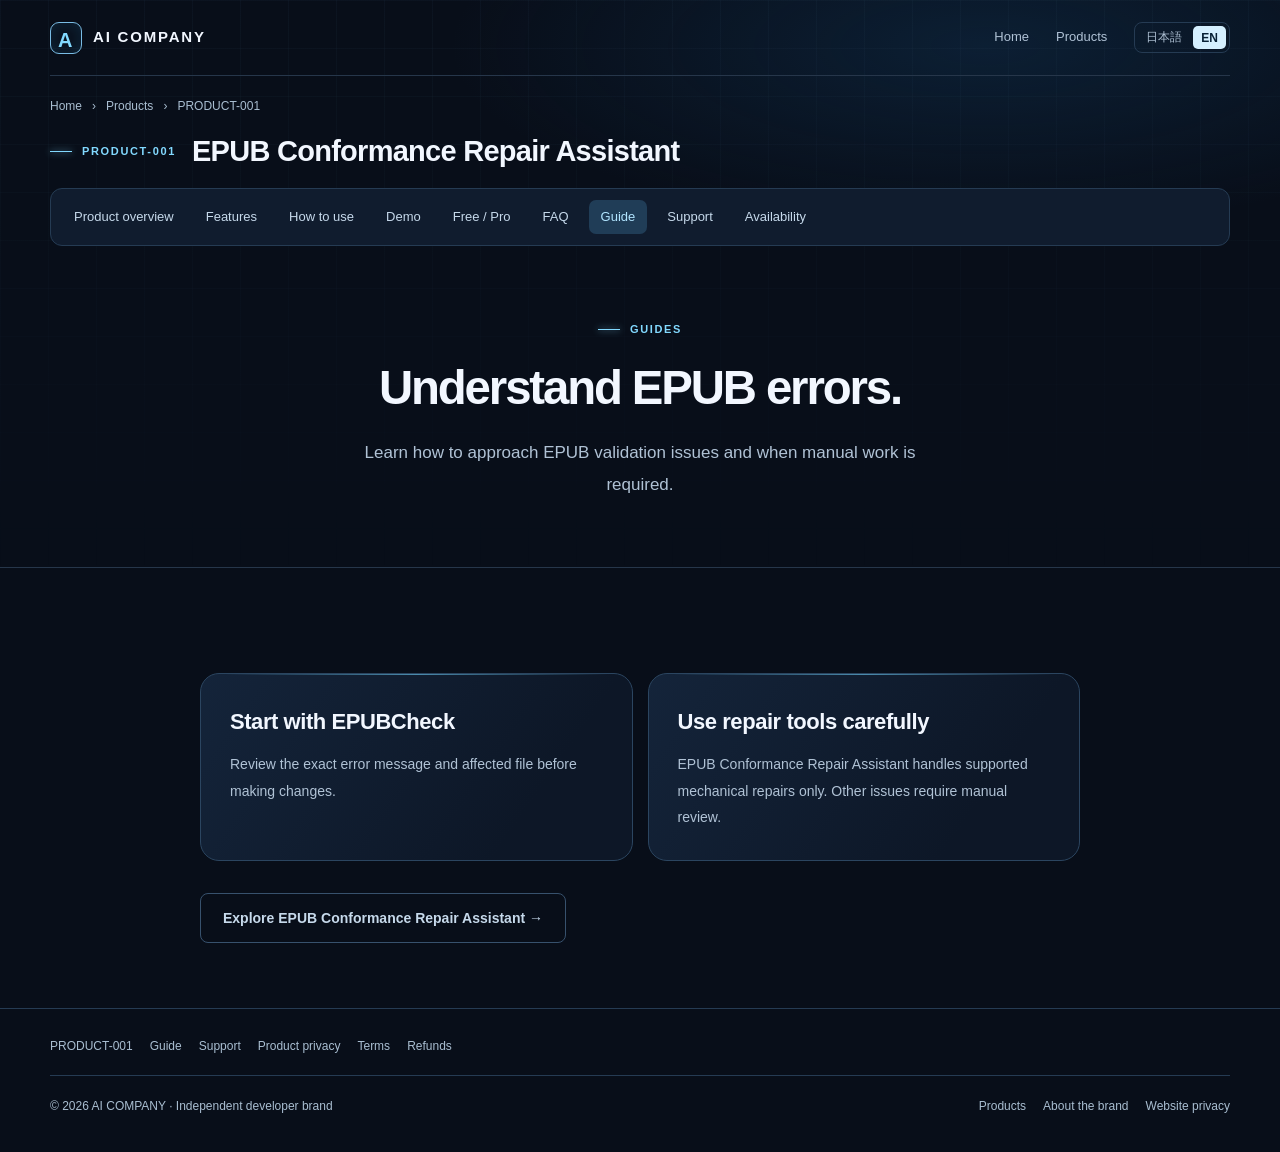
<file: product/epub-conformance-repair/guides/index.html>
<!doctype html><html lang="en"><head><meta charset="utf-8"><meta name="viewport" content="width=device-width,initial-scale=1"><meta name="robots" content="index,follow"><meta name="description" content="PRODUCT-001 · Understand EPUB errors. Learn how to approach EPUB validation issues and when manual work is required."><title>PRODUCT-001 · Understand EPUB errors. — AI COMPANY</title><link rel="stylesheet" href="/assets/ac-redesign.css?v=20261009"><script defer src="/assets/ac-language.js?v=20261128site2"></script><link rel="canonical" href="https://ai-company-owner.github.io/product/epub-conformance-repair/guides/"><link rel="stylesheet" href="/assets/ac-brand-system.css?v=20261128site2"></head><body data-ac-page="guides"><div class="ac-shell"><a class="ac-skip" href="#main" data-ui="skip">Skip to content</a><header class="ac-container"><nav class="ac-nav" aria-label="Main navigation"><a class="ac-brand" href="/"><span class="ac-mark" aria-hidden="true">A</span>AI COMPANY</a><div class="ac-links"><a href="/" data-ui="home">Home</a><a href="/products/" data-ui="products">Products</a><div class="ac-lang" role="group" aria-label="Language"><button type="button" data-lang-button="ja" aria-pressed="false">日本語</button><button type="button" data-lang-button="en" aria-pressed="true">EN</button></div></div></nav></header><div class="ac-container ac-product-nav"><div class="ac-breadcrumb"><a href="/" data-ui="home">Home</a><span aria-hidden="true">›</span><a href="/products/" data-ui="products">Products</a><span aria-hidden="true">›</span><a href="/product/epub-conformance-repair/">PRODUCT-001</a></div><div class="ac-product-masthead"><span class="ac-kicker">PRODUCT-001</span><a href="/product/epub-conformance-repair/" data-ui="productName">EPUB Conformance Repair Assistant</a></div><nav class="ac-product-tabs" aria-label="PRODUCT-001"><a href="/product/epub-conformance-repair/" data-ui="productHome">Product overview</a><a href="/product/epub-conformance-repair/#features" data-ui="featureNav">Features</a><a href="/product/epub-conformance-repair/#how" data-ui="howNav">How to use</a><a href="/product/epub-conformance-repair/#video" data-ui="videoNav">Demo</a><a href="/product/epub-conformance-repair/#editions" data-ui="priceNav">Free / Pro</a><a href="/product/epub-conformance-repair/#faq" data-ui="faqNav">FAQ</a><a href="/product/epub-conformance-repair/guides/" aria-current="page" data-ui="guides">Guide</a><a href="/product/epub-conformance-repair/support/" data-ui="support">Support</a><a href="/product/epub-conformance-repair/#availability" data-ui="availabilityNav">Availability</a></nav></div><main id="main"><section class="ac-container ac-product-hero ac-legal-copy"><span data-i18n="eyebrow" class="ac-kicker">Guides</span><h1 data-i18n="title">Understand EPUB errors.</h1><p data-i18n="lead" class="ac-lead">Learn how to approach EPUB validation issues and when manual work is required.</p></section><section class="ac-section"><div class="ac-container ac-legal-copy"><div class="ac-grid"><article class="ac-card"><h3 data-i18n="section1">Start with EPUBCheck</h3><p data-i18n="sub1">Review the exact error message and affected file before making changes.</p></article><article class="ac-card"><h3 data-i18n="section2">Use repair tools carefully</h3><p data-i18n="sub2">EPUB Conformance Repair Assistant handles supported mechanical repairs only. Other issues require manual review.</p></article></div><div class="ac-actions"><a class="ac-button alt" href="/product/epub-conformance-repair/" data-i18n="primary">Explore EPUB Conformance Repair Assistant →</a></div></div></section></main><footer class="ac-footer"><div class="ac-container ac-footer-inner"><div>© 2026 AI COMPANY <span data-ui="brandFoot">· Independent developer brand</span></div><div class="ac-footer-links ac-product-legal"><a href="/product/epub-conformance-repair/">PRODUCT-001</a><a href="/product/epub-conformance-repair/guides/" data-ui="guides">Guide</a><a href="/product/epub-conformance-repair/support/" data-ui="support">Support</a><a href="/product/epub-conformance-repair/privacy/" data-ui="productPrivacy">Product privacy</a><a href="/product/epub-conformance-repair/terms/" data-ui="terms">Terms</a><a href="/product/epub-conformance-repair/refunds/" data-ui="refunds">Refunds</a></div><div class="ac-footer-links"><a href="/products/" data-ui="products">Products</a><a href="/about/" data-ui="about">About the brand</a><a href="/privacy/" data-ui="websitePrivacy">Website privacy</a></div></div></footer></div></body></html>
</file>
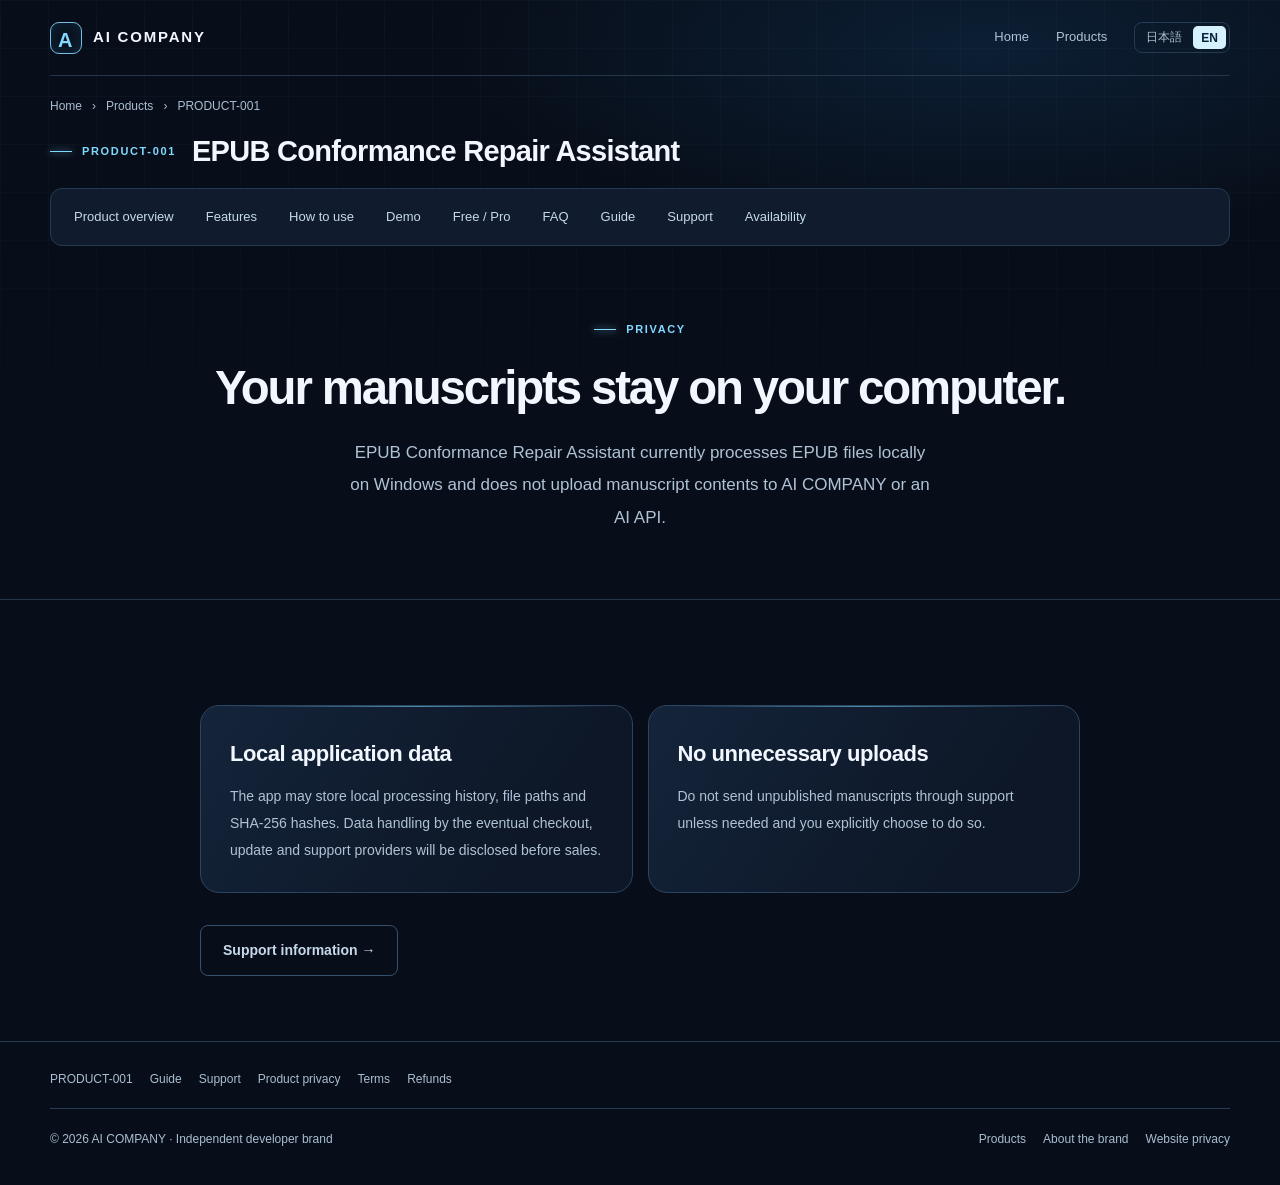
<file: product/epub-conformance-repair/privacy/index.html>
<!doctype html><html lang="en"><head><meta charset="utf-8"><meta name="viewport" content="width=device-width,initial-scale=1"><meta name="robots" content="index,follow"><meta name="description" content="PRODUCT-001 · Your manuscripts stay on your computer. EPUB Conformance Repair Assistant currently processes EPUB files locally on Windows and does not upload manuscript contents to AI COMPANY or an AI API."><title>PRODUCT-001 · Your manuscripts stay on your computer. — AI COMPANY</title><link rel="stylesheet" href="/assets/ac-redesign.css?v=20261009"><script defer src="/assets/ac-language.js?v=20261128site2"></script><link rel="canonical" href="https://ai-company-owner.github.io/product/epub-conformance-repair/privacy/"><link rel="stylesheet" href="/assets/ac-brand-system.css?v=20261128site2"></head><body data-ac-page="privacy"><div class="ac-shell"><a class="ac-skip" href="#main" data-ui="skip">Skip to content</a><header class="ac-container"><nav class="ac-nav" aria-label="Main navigation"><a class="ac-brand" href="/"><span class="ac-mark" aria-hidden="true">A</span>AI COMPANY</a><div class="ac-links"><a href="/" data-ui="home">Home</a><a href="/products/" data-ui="products">Products</a><div class="ac-lang" role="group" aria-label="Language"><button type="button" data-lang-button="ja" aria-pressed="false">日本語</button><button type="button" data-lang-button="en" aria-pressed="true">EN</button></div></div></nav></header><div class="ac-container ac-product-nav"><div class="ac-breadcrumb"><a href="/" data-ui="home">Home</a><span aria-hidden="true">›</span><a href="/products/" data-ui="products">Products</a><span aria-hidden="true">›</span><a href="/product/epub-conformance-repair/">PRODUCT-001</a></div><div class="ac-product-masthead"><span class="ac-kicker">PRODUCT-001</span><a href="/product/epub-conformance-repair/" data-ui="productName">EPUB Conformance Repair Assistant</a></div><nav class="ac-product-tabs" aria-label="PRODUCT-001"><a href="/product/epub-conformance-repair/" data-ui="productHome">Product overview</a><a href="/product/epub-conformance-repair/#features" data-ui="featureNav">Features</a><a href="/product/epub-conformance-repair/#how" data-ui="howNav">How to use</a><a href="/product/epub-conformance-repair/#video" data-ui="videoNav">Demo</a><a href="/product/epub-conformance-repair/#editions" data-ui="priceNav">Free / Pro</a><a href="/product/epub-conformance-repair/#faq" data-ui="faqNav">FAQ</a><a href="/product/epub-conformance-repair/guides/" data-ui="guides">Guide</a><a href="/product/epub-conformance-repair/support/" data-ui="support">Support</a><a href="/product/epub-conformance-repair/#availability" data-ui="availabilityNav">Availability</a></nav></div><main id="main"><section class="ac-container ac-product-hero ac-legal-copy"><span data-i18n="eyebrow" class="ac-kicker">Privacy</span><h1 data-i18n="title">Your manuscripts stay on your computer.</h1><p data-i18n="lead" class="ac-lead">EPUB Conformance Repair Assistant currently processes EPUB files locally on Windows and does not upload manuscript contents to AI COMPANY or an AI API.</p></section><section class="ac-section"><div class="ac-container ac-legal-copy"><div class="ac-grid"><article class="ac-card"><h3 data-i18n="section1">Local application data</h3><p data-i18n="sub1">The app may store local processing history, file paths and SHA-256 hashes. Data handling by the eventual checkout, update and support providers will be disclosed before sales.</p></article><article class="ac-card"><h3 data-i18n="section2">No unnecessary uploads</h3><p data-i18n="sub2">Do not send unpublished manuscripts through support unless needed and you explicitly choose to do so.</p></article></div><div class="ac-actions"><a class="ac-button alt" href="/product/epub-conformance-repair/support/" data-i18n="primary">Support information →</a></div></div></section></main><footer class="ac-footer"><div class="ac-container ac-footer-inner"><div>© 2026 AI COMPANY <span data-ui="brandFoot">· Independent developer brand</span></div><div class="ac-footer-links ac-product-legal"><a href="/product/epub-conformance-repair/">PRODUCT-001</a><a href="/product/epub-conformance-repair/guides/" data-ui="guides">Guide</a><a href="/product/epub-conformance-repair/support/" data-ui="support">Support</a><a href="/product/epub-conformance-repair/privacy/" data-ui="productPrivacy">Product privacy</a><a href="/product/epub-conformance-repair/terms/" data-ui="terms">Terms</a><a href="/product/epub-conformance-repair/refunds/" data-ui="refunds">Refunds</a></div><div class="ac-footer-links"><a href="/products/" data-ui="products">Products</a><a href="/about/" data-ui="about">About the brand</a><a href="/privacy/" data-ui="websitePrivacy">Website privacy</a></div></div></footer></div></body></html>
</file>
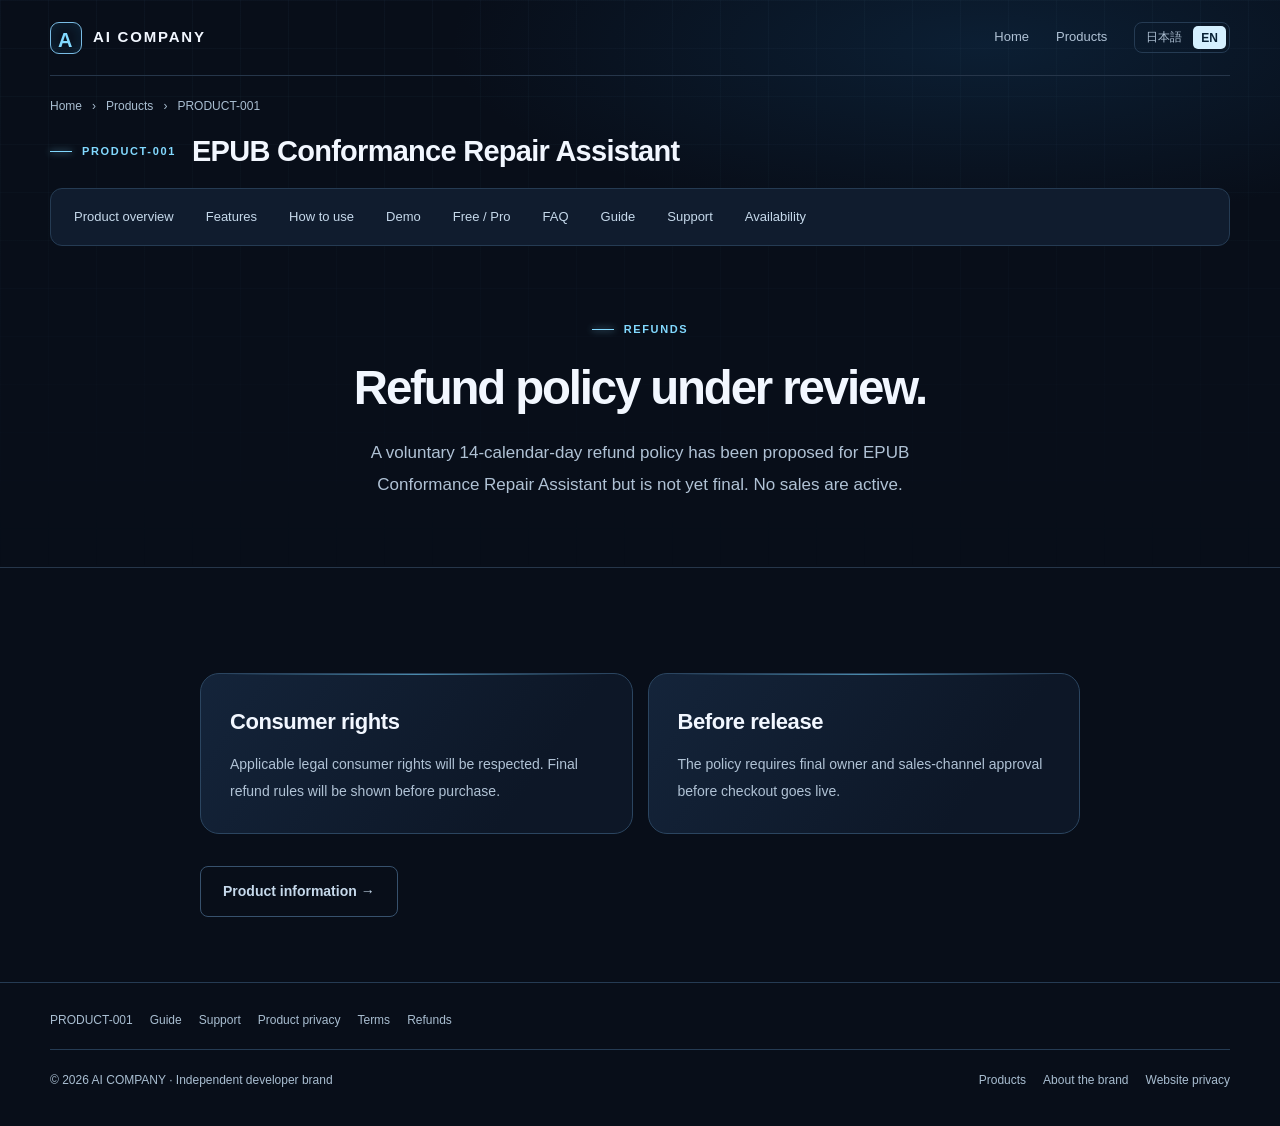
<file: product/epub-conformance-repair/refunds/index.html>
<!doctype html><html lang="en"><head><meta charset="utf-8"><meta name="viewport" content="width=device-width,initial-scale=1"><meta name="robots" content="index,follow"><meta name="description" content="PRODUCT-001 · Refund policy under review. A voluntary 14-calendar-day refund policy has been proposed for EPUB Conformance Repair Assistant but is not yet final. No sales are active."><title>PRODUCT-001 · Refund policy under review. — AI COMPANY</title><link rel="stylesheet" href="/assets/ac-redesign.css?v=20261009"><script defer src="/assets/ac-language.js?v=20261128site2"></script><link rel="canonical" href="https://ai-company-owner.github.io/product/epub-conformance-repair/refunds/"><link rel="stylesheet" href="/assets/ac-brand-system.css?v=20261128site2"></head><body data-ac-page="refunds"><div class="ac-shell"><a class="ac-skip" href="#main" data-ui="skip">Skip to content</a><header class="ac-container"><nav class="ac-nav" aria-label="Main navigation"><a class="ac-brand" href="/"><span class="ac-mark" aria-hidden="true">A</span>AI COMPANY</a><div class="ac-links"><a href="/" data-ui="home">Home</a><a href="/products/" data-ui="products">Products</a><div class="ac-lang" role="group" aria-label="Language"><button type="button" data-lang-button="ja" aria-pressed="false">日本語</button><button type="button" data-lang-button="en" aria-pressed="true">EN</button></div></div></nav></header><div class="ac-container ac-product-nav"><div class="ac-breadcrumb"><a href="/" data-ui="home">Home</a><span aria-hidden="true">›</span><a href="/products/" data-ui="products">Products</a><span aria-hidden="true">›</span><a href="/product/epub-conformance-repair/">PRODUCT-001</a></div><div class="ac-product-masthead"><span class="ac-kicker">PRODUCT-001</span><a href="/product/epub-conformance-repair/" data-ui="productName">EPUB Conformance Repair Assistant</a></div><nav class="ac-product-tabs" aria-label="PRODUCT-001"><a href="/product/epub-conformance-repair/" data-ui="productHome">Product overview</a><a href="/product/epub-conformance-repair/#features" data-ui="featureNav">Features</a><a href="/product/epub-conformance-repair/#how" data-ui="howNav">How to use</a><a href="/product/epub-conformance-repair/#video" data-ui="videoNav">Demo</a><a href="/product/epub-conformance-repair/#editions" data-ui="priceNav">Free / Pro</a><a href="/product/epub-conformance-repair/#faq" data-ui="faqNav">FAQ</a><a href="/product/epub-conformance-repair/guides/" data-ui="guides">Guide</a><a href="/product/epub-conformance-repair/support/" data-ui="support">Support</a><a href="/product/epub-conformance-repair/#availability" data-ui="availabilityNav">Availability</a></nav></div><main id="main"><section class="ac-container ac-product-hero ac-legal-copy"><span data-i18n="eyebrow" class="ac-kicker">Refunds</span><h1 data-i18n="title">Refund policy under review.</h1><p data-i18n="lead" class="ac-lead">A voluntary 14-calendar-day refund policy has been proposed for EPUB Conformance Repair Assistant but is not yet final. No sales are active.</p></section><section class="ac-section"><div class="ac-container ac-legal-copy"><div class="ac-grid"><article class="ac-card"><h3 data-i18n="section1">Consumer rights</h3><p data-i18n="sub1">Applicable legal consumer rights will be respected. Final refund rules will be shown before purchase.</p></article><article class="ac-card"><h3 data-i18n="section2">Before release</h3><p data-i18n="sub2">The policy requires final owner and sales-channel approval before checkout goes live.</p></article></div><div class="ac-actions"><a class="ac-button alt" href="/product/epub-conformance-repair/" data-i18n="primary">Product information →</a></div></div></section></main><footer class="ac-footer"><div class="ac-container ac-footer-inner"><div>© 2026 AI COMPANY <span data-ui="brandFoot">· Independent developer brand</span></div><div class="ac-footer-links ac-product-legal"><a href="/product/epub-conformance-repair/">PRODUCT-001</a><a href="/product/epub-conformance-repair/guides/" data-ui="guides">Guide</a><a href="/product/epub-conformance-repair/support/" data-ui="support">Support</a><a href="/product/epub-conformance-repair/privacy/" data-ui="productPrivacy">Product privacy</a><a href="/product/epub-conformance-repair/terms/" data-ui="terms">Terms</a><a href="/product/epub-conformance-repair/refunds/" data-ui="refunds">Refunds</a></div><div class="ac-footer-links"><a href="/products/" data-ui="products">Products</a><a href="/about/" data-ui="about">About the brand</a><a href="/privacy/" data-ui="websitePrivacy">Website privacy</a></div></div></footer></div></body></html>
</file>
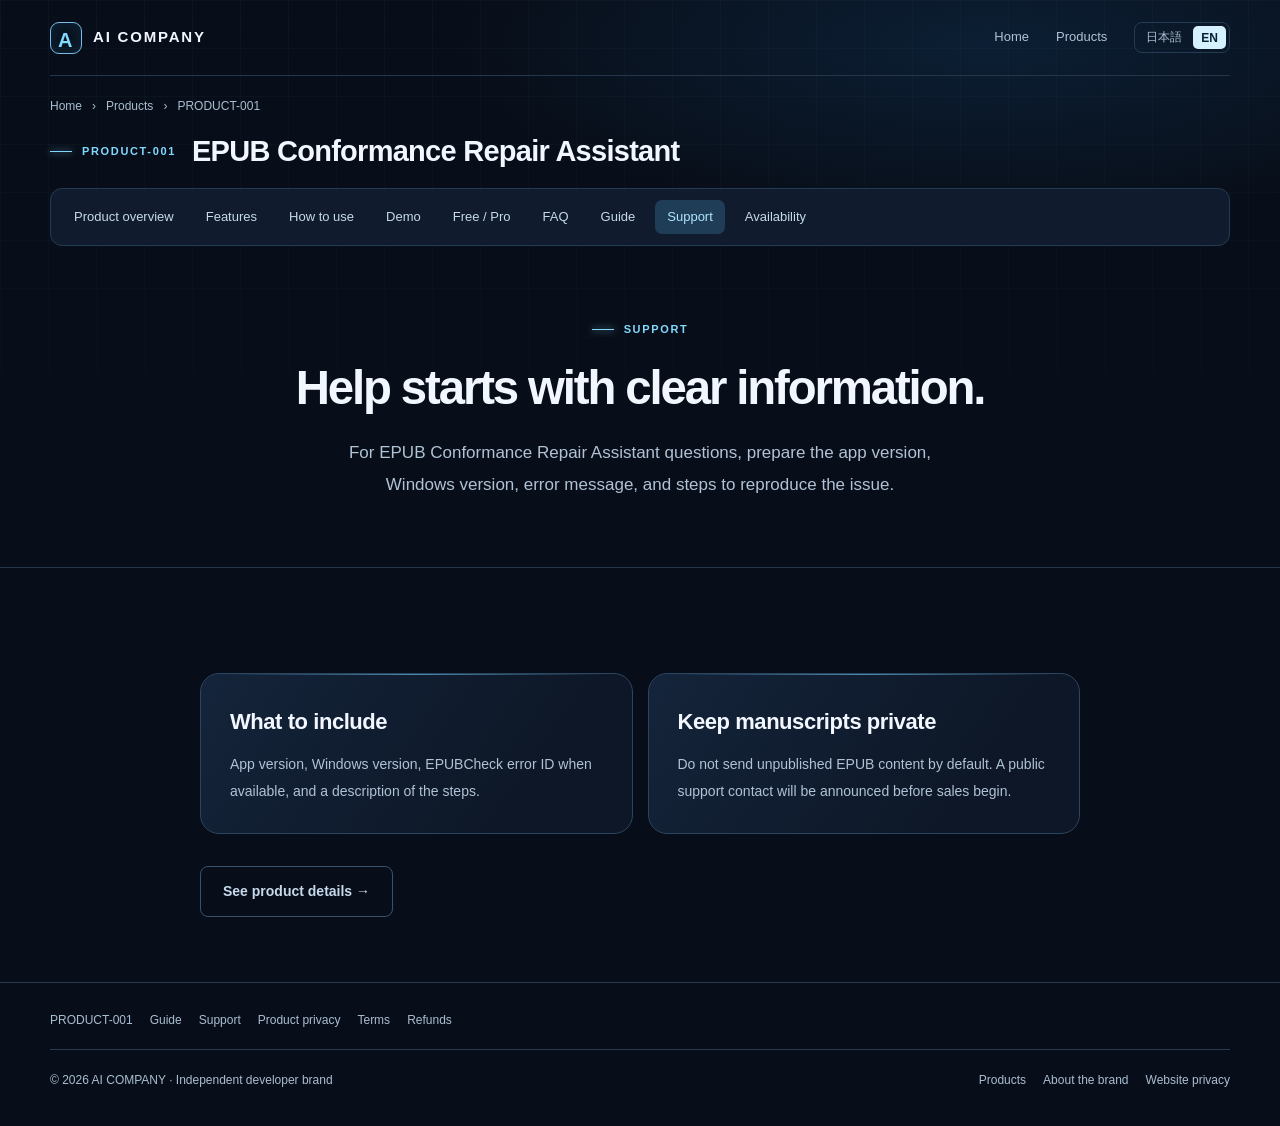
<file: product/epub-conformance-repair/support/index.html>
<!doctype html><html lang="en"><head><meta charset="utf-8"><meta name="viewport" content="width=device-width,initial-scale=1"><meta name="robots" content="index,follow"><meta name="description" content="PRODUCT-001 · Help starts with clear information. For EPUB Conformance Repair Assistant questions, prepare the app version, Windows version, error message, and steps to reproduce the issue."><title>PRODUCT-001 · Help starts with clear information. — AI COMPANY</title><link rel="stylesheet" href="/assets/ac-redesign.css?v=20261009"><script defer src="/assets/ac-language.js?v=20261128site2"></script><link rel="canonical" href="https://ai-company-owner.github.io/product/epub-conformance-repair/support/"><link rel="stylesheet" href="/assets/ac-brand-system.css?v=20261128site2"></head><body data-ac-page="support"><div class="ac-shell"><a class="ac-skip" href="#main" data-ui="skip">Skip to content</a><header class="ac-container"><nav class="ac-nav" aria-label="Main navigation"><a class="ac-brand" href="/"><span class="ac-mark" aria-hidden="true">A</span>AI COMPANY</a><div class="ac-links"><a href="/" data-ui="home">Home</a><a href="/products/" data-ui="products">Products</a><div class="ac-lang" role="group" aria-label="Language"><button type="button" data-lang-button="ja" aria-pressed="false">日本語</button><button type="button" data-lang-button="en" aria-pressed="true">EN</button></div></div></nav></header><div class="ac-container ac-product-nav"><div class="ac-breadcrumb"><a href="/" data-ui="home">Home</a><span aria-hidden="true">›</span><a href="/products/" data-ui="products">Products</a><span aria-hidden="true">›</span><a href="/product/epub-conformance-repair/">PRODUCT-001</a></div><div class="ac-product-masthead"><span class="ac-kicker">PRODUCT-001</span><a href="/product/epub-conformance-repair/" data-ui="productName">EPUB Conformance Repair Assistant</a></div><nav class="ac-product-tabs" aria-label="PRODUCT-001"><a href="/product/epub-conformance-repair/" data-ui="productHome">Product overview</a><a href="/product/epub-conformance-repair/#features" data-ui="featureNav">Features</a><a href="/product/epub-conformance-repair/#how" data-ui="howNav">How to use</a><a href="/product/epub-conformance-repair/#video" data-ui="videoNav">Demo</a><a href="/product/epub-conformance-repair/#editions" data-ui="priceNav">Free / Pro</a><a href="/product/epub-conformance-repair/#faq" data-ui="faqNav">FAQ</a><a href="/product/epub-conformance-repair/guides/" data-ui="guides">Guide</a><a href="/product/epub-conformance-repair/support/" aria-current="page" data-ui="support">Support</a><a href="/product/epub-conformance-repair/#availability" data-ui="availabilityNav">Availability</a></nav></div><main id="main"><section class="ac-container ac-product-hero ac-legal-copy"><span data-i18n="eyebrow" class="ac-kicker">Support</span><h1 data-i18n="title">Help starts with clear information.</h1><p data-i18n="lead" class="ac-lead">For EPUB Conformance Repair Assistant questions, prepare the app version, Windows version, error message, and steps to reproduce the issue.</p></section><section class="ac-section"><div class="ac-container ac-legal-copy"><div class="ac-grid"><article class="ac-card"><h3 data-i18n="section1">What to include</h3><p data-i18n="sub1">App version, Windows version, EPUBCheck error ID when available, and a description of the steps.</p></article><article class="ac-card"><h3 data-i18n="section2">Keep manuscripts private</h3><p data-i18n="sub2">Do not send unpublished EPUB content by default. A public support contact will be announced before sales begin.</p></article></div><div class="ac-actions"><a class="ac-button alt" href="/product/epub-conformance-repair/" data-i18n="primary">See product details →</a></div></div></section></main><footer class="ac-footer"><div class="ac-container ac-footer-inner"><div>© 2026 AI COMPANY <span data-ui="brandFoot">· Independent developer brand</span></div><div class="ac-footer-links ac-product-legal"><a href="/product/epub-conformance-repair/">PRODUCT-001</a><a href="/product/epub-conformance-repair/guides/" data-ui="guides">Guide</a><a href="/product/epub-conformance-repair/support/" data-ui="support">Support</a><a href="/product/epub-conformance-repair/privacy/" data-ui="productPrivacy">Product privacy</a><a href="/product/epub-conformance-repair/terms/" data-ui="terms">Terms</a><a href="/product/epub-conformance-repair/refunds/" data-ui="refunds">Refunds</a></div><div class="ac-footer-links"><a href="/products/" data-ui="products">Products</a><a href="/about/" data-ui="about">About the brand</a><a href="/privacy/" data-ui="websitePrivacy">Website privacy</a></div></div></footer></div></body></html>
</file>
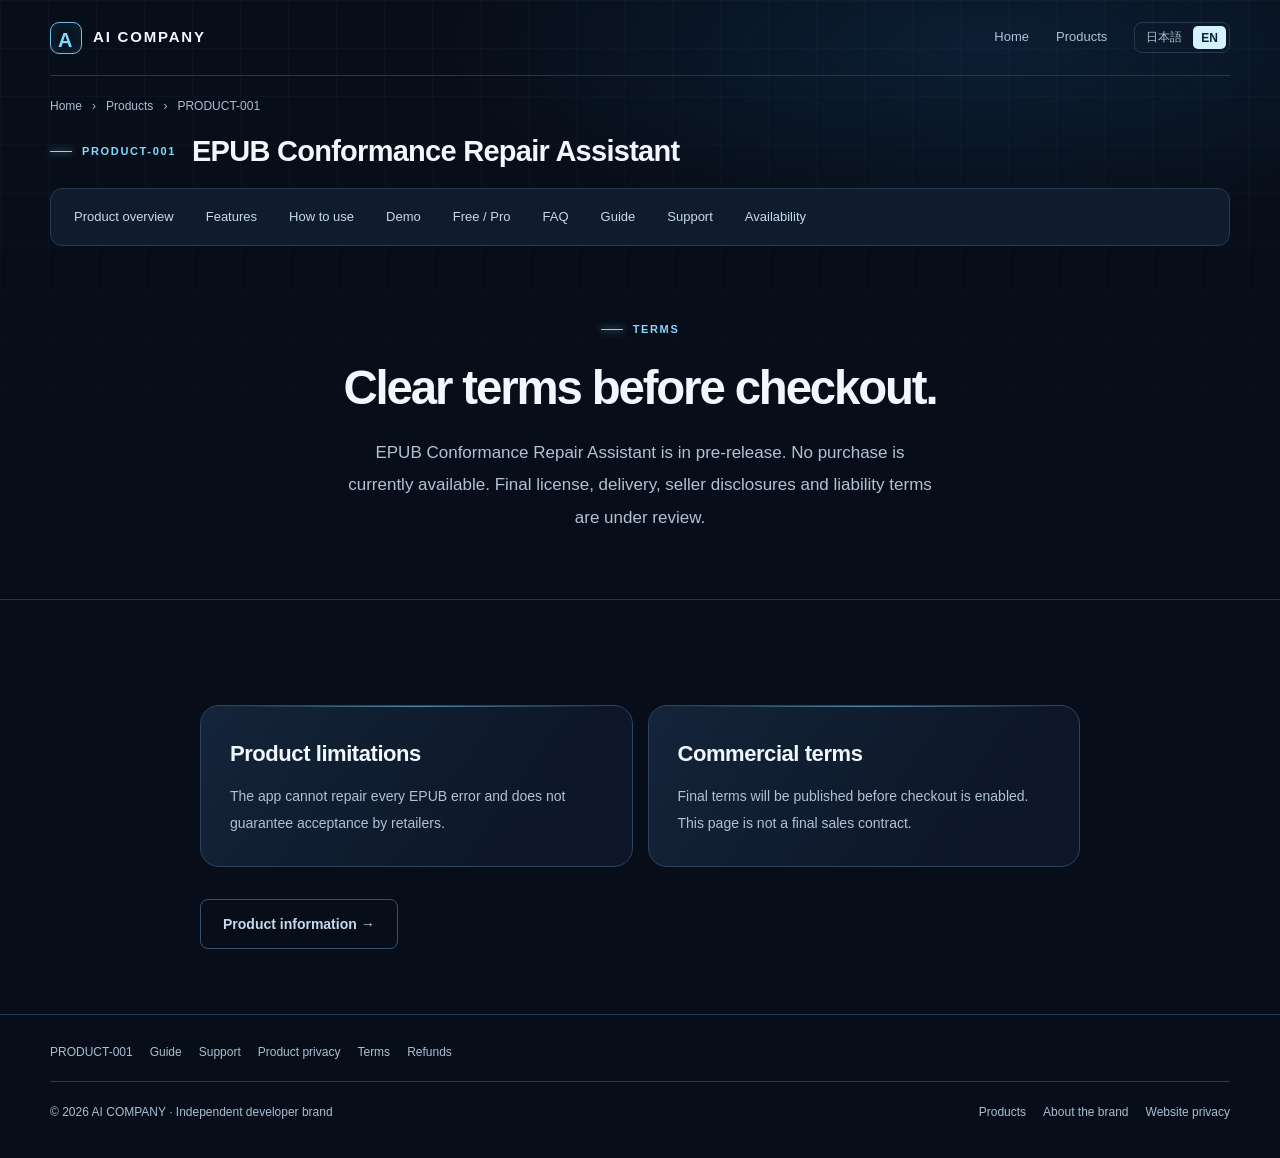
<file: product/epub-conformance-repair/terms/index.html>
<!doctype html><html lang="en"><head><meta charset="utf-8"><meta name="viewport" content="width=device-width,initial-scale=1"><meta name="robots" content="index,follow"><meta name="description" content="PRODUCT-001 · Clear terms before checkout. EPUB Conformance Repair Assistant is in pre-release. No purchase is currently available. Final license, delivery, seller disclosures and liability terms are under review."><title>PRODUCT-001 · Clear terms before checkout. — AI COMPANY</title><link rel="stylesheet" href="/assets/ac-redesign.css?v=20261009"><script defer src="/assets/ac-language.js?v=20261128site2"></script><link rel="canonical" href="https://ai-company-owner.github.io/product/epub-conformance-repair/terms/"><link rel="stylesheet" href="/assets/ac-brand-system.css?v=20261128site2"></head><body data-ac-page="terms"><div class="ac-shell"><a class="ac-skip" href="#main" data-ui="skip">Skip to content</a><header class="ac-container"><nav class="ac-nav" aria-label="Main navigation"><a class="ac-brand" href="/"><span class="ac-mark" aria-hidden="true">A</span>AI COMPANY</a><div class="ac-links"><a href="/" data-ui="home">Home</a><a href="/products/" data-ui="products">Products</a><div class="ac-lang" role="group" aria-label="Language"><button type="button" data-lang-button="ja" aria-pressed="false">日本語</button><button type="button" data-lang-button="en" aria-pressed="true">EN</button></div></div></nav></header><div class="ac-container ac-product-nav"><div class="ac-breadcrumb"><a href="/" data-ui="home">Home</a><span aria-hidden="true">›</span><a href="/products/" data-ui="products">Products</a><span aria-hidden="true">›</span><a href="/product/epub-conformance-repair/">PRODUCT-001</a></div><div class="ac-product-masthead"><span class="ac-kicker">PRODUCT-001</span><a href="/product/epub-conformance-repair/" data-ui="productName">EPUB Conformance Repair Assistant</a></div><nav class="ac-product-tabs" aria-label="PRODUCT-001"><a href="/product/epub-conformance-repair/" data-ui="productHome">Product overview</a><a href="/product/epub-conformance-repair/#features" data-ui="featureNav">Features</a><a href="/product/epub-conformance-repair/#how" data-ui="howNav">How to use</a><a href="/product/epub-conformance-repair/#video" data-ui="videoNav">Demo</a><a href="/product/epub-conformance-repair/#editions" data-ui="priceNav">Free / Pro</a><a href="/product/epub-conformance-repair/#faq" data-ui="faqNav">FAQ</a><a href="/product/epub-conformance-repair/guides/" data-ui="guides">Guide</a><a href="/product/epub-conformance-repair/support/" data-ui="support">Support</a><a href="/product/epub-conformance-repair/#availability" data-ui="availabilityNav">Availability</a></nav></div><main id="main"><section class="ac-container ac-product-hero ac-legal-copy"><span data-i18n="eyebrow" class="ac-kicker">Terms</span><h1 data-i18n="title">Clear terms before checkout.</h1><p data-i18n="lead" class="ac-lead">EPUB Conformance Repair Assistant is in pre-release. No purchase is currently available. Final license, delivery, seller disclosures and liability terms are under review.</p></section><section class="ac-section"><div class="ac-container ac-legal-copy"><div class="ac-grid"><article class="ac-card"><h3 data-i18n="section1">Product limitations</h3><p data-i18n="sub1">The app cannot repair every EPUB error and does not guarantee acceptance by retailers.</p></article><article class="ac-card"><h3 data-i18n="section2">Commercial terms</h3><p data-i18n="sub2">Final terms will be published before checkout is enabled. This page is not a final sales contract.</p></article></div><div class="ac-actions"><a class="ac-button alt" href="/product/epub-conformance-repair/" data-i18n="primary">Product information →</a></div></div></section></main><footer class="ac-footer"><div class="ac-container ac-footer-inner"><div>© 2026 AI COMPANY <span data-ui="brandFoot">· Independent developer brand</span></div><div class="ac-footer-links ac-product-legal"><a href="/product/epub-conformance-repair/">PRODUCT-001</a><a href="/product/epub-conformance-repair/guides/" data-ui="guides">Guide</a><a href="/product/epub-conformance-repair/support/" data-ui="support">Support</a><a href="/product/epub-conformance-repair/privacy/" data-ui="productPrivacy">Product privacy</a><a href="/product/epub-conformance-repair/terms/" data-ui="terms">Terms</a><a href="/product/epub-conformance-repair/refunds/" data-ui="refunds">Refunds</a></div><div class="ac-footer-links"><a href="/products/" data-ui="products">Products</a><a href="/about/" data-ui="about">About the brand</a><a href="/privacy/" data-ui="websitePrivacy">Website privacy</a></div></div></footer></div></body></html>
</file>
<file: assets/ac-brand-system.css>
:root{color-scheme:dark;--bg:#080e19;--panel:#101c2e;--line:#253b53;--text:#f2f7ff;--muted:#b0c2d5;--accent:#82d9ff}
/* Shared neural-core design system; product demonstrations retain their authentic light appearance. */
body{font-family:Inter,'Segoe UI','Noto Sans CJK JP','Hiragino Sans',Meiryo,sans-serif;background:var(--bg);color:var(--text);line-height:1.75}
a:focus-visible,button:focus-visible,summary:focus-visible{outline:2px solid var(--accent);outline-offset:4px}
.ac-shell{min-height:100vh;background:radial-gradient(ellipse 58% 22% at 77% 4%,#10345570,transparent 72%),var(--bg);position:relative;isolation:isolate}
.ac-shell:before{content:"";position:absolute;inset:0 0 auto;height:580px;z-index:-1;pointer-events:none;background-image:linear-gradient(#41658213 1px,transparent 1px),linear-gradient(90deg,#41658213 1px,transparent 1px);background-size:48px 48px;mask-image:linear-gradient(180deg,black,transparent)}
.ac-container{width:min(1180px,calc(100% - 64px));max-width:none;padding-inline:0;margin-inline:auto}
.ac-nav,.nav{min-height:76px;height:auto;gap:20px;border-bottom:1px solid #26364a;flex-wrap:wrap}
.ac-brand,.brand{font-size:15px;letter-spacing:.12em;font-weight:750;gap:11px;white-space:nowrap}
.ac-mark,.mark{width:32px;height:32px;display:grid;place-items:center;border:1px solid #79bce5;border-radius:9px;color:var(--accent);background:transparent;box-shadow:inset 0 0 18px #1e598055;font-size:20px}
.ac-links,.links{display:flex;align-items:center;gap:27px;color:var(--muted);font-size:13px}
.ac-lang,.lang{border:1px solid var(--line);border-radius:8px;padding:3px;gap:3px;background:transparent}
.ac-lang button,.lang button{color:var(--muted);background:none;border:0;padding:3px 8px;border-radius:5px;cursor:pointer;font-size:12px}
.ac-lang button.active,.ac-lang button[aria-pressed=true],.lang button[aria-pressed=true]{background:#d5f0ff;color:#082136;font-weight:700}
.ac-kicker{display:inline-flex;align-items:center;gap:10px;font-size:11px;letter-spacing:.15em;color:var(--accent);font-weight:750}
.ac-kicker:before{content:"";width:22px;height:1px;background:var(--accent);box-shadow:0 0 7px var(--accent);flex-shrink:0}
.ac-gradient{background:linear-gradient(100deg,#f5fbff,#8ed7ff 85%);background-clip:text;-webkit-text-fill-color:transparent}
.ac-product-hero,.sales-hero{padding-block:65px}
.ac-product-hero h1,.sales-hero h1{font-size:clamp(34px,3.7vw,52px);line-height:1.27;letter-spacing:-.045em;overflow-wrap:anywhere}
.ac-heading{font-size:clamp(27px,3.2vw,39px);line-height:1.4;letter-spacing:-.025em;overflow-wrap:anywhere}
.ac-lead,.ac-sub,.ac-card p,.ac-note,.ac-faq p{color:var(--muted);line-height:1.9}
.ac-section{padding:65px 0;border-color:#26364a}
.ac-card,.ac-product-preview,.ac-banner,.sales-screen,.sales-proof>div,.sales-comparison>div,.sales-flow div,.feature-group,.feature-detail,.sales-video-panel,.ac-resource{border:1px solid #2b4560;background:linear-gradient(125deg,#14243a,#0d1727 75%);border-radius:19px;position:relative;min-width:0}
.ac-card:before,.ac-product-preview:before,.ac-banner:before,.sales-screen:before,.feature-group:before{content:"";position:absolute;top:0;left:24px;right:24px;height:1px;background:linear-gradient(90deg,transparent,#71d4ff99,transparent);pointer-events:none}
.feature-detail,.sales-flow div{background:#0c182b;border-radius:12px}
.sales-screen-head{background:#14243a}.sales-screen-inner{background:#101c2e}
.sales-comparison .active{background:#142b43;border-color:#77badd}
.ac-button,.btn{min-height:48px;padding:12px 22px;border-radius:8px;background:#d9f1ff;color:#092036;font-size:14px;font-weight:750;box-shadow:0 8px 28px #479dd02b}
.ac-button:hover,.btn:hover{background:white;color:#092036}
.ac-button.alt,.btn.secondary{background:transparent;border:1px solid #37516d;color:#c6d9eb;box-shadow:none}
.ac-product-nav{padding-block:20px 0}
.ac-breadcrumb{display:flex;align-items:center;gap:10px;color:#a9bed1;font-size:12px;flex-wrap:wrap;margin-bottom:14px}
.ac-product-tabs{display:flex;flex-wrap:wrap;gap:8px;padding:11px;border:1px solid var(--line);border-radius:12px;background:#101c2e}
.ac-product-tabs a{padding:8px 12px;border-radius:7px;font-size:13px;color:#c6d9eb;line-height:1.4}
.ac-product-tabs a:hover,.ac-product-tabs a[aria-current=page]{background:#203d57;color:#b1e5ff}
.ac-product-id{font-size:12px;color:var(--accent);padding-top:24px;letter-spacing:.05em}
.ac-resource-grid{display:grid;grid-template-columns:repeat(3,minmax(0,1fr));gap:14px;margin-top:26px}
.ac-resource{padding:22px;display:flex;align-items:center;justify-content:space-between;gap:12px;font-weight:650;overflow-wrap:anywhere}
.ac-resource:hover{border-color:#82d9ff;color:#82d9ff}
.ac-footer,.footer{border-color:var(--line);padding:27px 0 35px;color:#a9bed1;font-size:12px}
.ac-footer-inner{gap:20px;align-items:flex-start}
.ac-product-legal{width:100%;border-bottom:1px solid var(--line);padding-bottom:18px;order:-1}
.ac-footer-links{gap:17px}
.ac-skip{position:absolute;top:-80px;left:10px;background:white;color:black;padding:10px;z-index:10}
.ac-skip:focus{top:10px}
.ac-host-note{padding:0 0 48px;color:var(--accent);text-decoration:underline}
.ac-legal-copy{max-width:880px}.ac-card h3{overflow-wrap:anywhere}
section[id]{scroll-margin-top:22px}
@media(max-width:850px){.ac-container{width:calc(100% - 40px)}.ac-section{padding:46px 0}.ac-product-hero,.sales-hero{padding-block:46px}.ac-links,.links{gap:15px}.ac-resource-grid{grid-template-columns:repeat(2,minmax(0,1fr))}.ac-product-tabs{gap:5px}.ac-product-tabs a{padding:8px}}
@media(max-width:480px){.ac-container{width:calc(100% - 32px)}.ac-nav,.nav{gap:9px;min-height:68px;padding-block:12px}.ac-brand,.brand{font-size:12px;letter-spacing:.05em;gap:6px}.ac-mark,.mark{width:27px;height:27px;font-size:17px}.ac-links,.links{gap:9px;font-size:11px;flex-wrap:wrap}.ac-links a{font-size:11px}.ac-lang button,.lang button{padding:3px 5px;font-size:11px}.ac-product-hero h1,.sales-hero h1{font-size:37px}.ac-resource-grid{grid-template-columns:1fr}.ac-product-tabs a{font-size:12px}.ac-product-legal{gap:12px}.ac-button{max-width:100%}.ac-product-tabs{padding:8px}.sales-screen-head{flex-wrap:wrap}.ac-card,.ac-banner{padding:20px}}
@media(prefers-reduced-motion:reduce){html{scroll-behavior:auto}.ac-button{transition:none}}

.ac-product-masthead{display:flex;align-items:center;gap:16px;flex-wrap:wrap;margin:0 0 16px}.ac-product-masthead a{font-weight:750;font-size:clamp(20px,2.4vw,29px);line-height:1.4;letter-spacing:-.025em;overflow-wrap:anywhere}.ac-product-masthead a:hover{color:var(--accent)}@media(max-width:480px){.ac-product-masthead{gap:7px;align-items:flex-start;flex-direction:column}.ac-product-masthead a{font-size:20px}}
</file>
<file: assets/ac-redesign.css>
/* AI COMPANY 2026 editorial redesign */
:root{color-scheme:dark}body{margin:0;background:#080e19;color:#f5f8ff;font-family:Inter,'Segoe UI',Arial,sans-serif;-webkit-font-smoothing:antialiased}*{box-sizing:border-box}a{color:inherit;text-decoration:none}.ac-shell{min-height:100vh;background:radial-gradient(ellipse 60% 28% at 78% 4%,rgba(36,112,210,.19),transparent 75%),#080e19}.ac-container{max-width:1180px;margin:auto;padding:0 28px}.ac-nav{height:80px;display:flex;align-items:center;justify-content:space-between;border-bottom:1px solid rgba(255,255,255,.09)}.ac-brand{display:flex;align-items:center;gap:12px;font-weight:750;letter-spacing:.045em;font-size:16px}.ac-mark{width:35px;height:35px;border:1px solid #69b7ff;border-radius:11px;display:grid;place-items:center;background:linear-gradient(145deg,#15385c,#0c1627);box-shadow:0 0 24px #126ac342;color:#b6e1ff}.ac-links{display:flex;align-items:center;gap:28px;font-size:13px;color:#b7c4d6}.ac-links a:hover,.ac-footer a:hover{color:#fff}.ac-button{display:inline-flex;align-items:center;justify-content:center;gap:9px;background:#edf6ff;color:#0c1b2b;padding:14px 20px;border-radius:10px;font-weight:700;font-size:14px;transition:transform .2s,background .2s}.ac-button:hover{transform:translateY(-2px);background:#fff}.ac-button.alt{background:#14243a;color:#e7f3ff;border:1px solid #304967}.ac-kicker{font-size:12px;letter-spacing:.18em;color:#81c7ff;font-weight:700;text-transform:uppercase}.ac-hero{display:grid;grid-template-columns:1.03fr .97fr;gap:60px;align-items:center;padding-top:108px;padding-bottom:112px}.ac-hero h1{font-size:clamp(46px,5.5vw,76px);line-height:1.09;letter-spacing:-.055em;margin:20px 0 24px;font-weight:750}.ac-gradient{background:linear-gradient(105deg,#fff 0%,#b5dcff 58%,#77b8ff 100%);-webkit-background-clip:text;background-clip:text;color:transparent}.ac-lead{color:#aebfd3;line-height:1.9;font-size:17px;max-width:590px}.ac-actions{display:flex;gap:12px;flex-wrap:wrap;margin-top:32px}.ac-small{color:#7f95ad;font-size:12px;line-height:1.7;margin-top:18px}.ac-art{width:100%;max-width:550px;filter:drop-shadow(0 32px 60px #0008)}.ac-section{padding:88px 0;border-top:1px solid #ffffff12}.ac-heading{font-size:clamp(31px,4vw,49px);letter-spacing:-.04em;line-height:1.2;margin:15px 0 16px}.ac-sub{font-size:16px;line-height:1.85;color:#a5b6c9;max-width:710px}.ac-grid{display:grid;grid-template-columns:repeat(3,1fr);gap:15px;margin-top:40px}.ac-card{border:1px solid #23334b;background:linear-gradient(145deg,#111f32,#0b1423);border-radius:19px;padding:29px;min-height:230px}.ac-card .num{font-size:13px;color:#72bdff;font-weight:700;letter-spacing:.14em}.ac-card h3{font-size:22px;letter-spacing:-.02em;margin:30px 0 10px}.ac-card p{font-size:14px;color:#a4b5c9;line-height:1.8}.ac-feature{display:grid;grid-template-columns:1fr 1fr;gap:55px;align-items:center}.ac-feature img{width:100%;display:block}.ac-media{background:#101b2b;border:1px solid #263b55;padding:12px;border-radius:22px;box-shadow:0 32px 90px #0008}.ac-media video{display:block;width:100%;border-radius:12px;aspect-ratio:16/9;background:#060a11}.ac-pill{display:inline-block;border:1px solid #305274;color:#9dcfff;background:#10233a;border-radius:100px;padding:8px 12px;font-size:12px}.ac-facts{display:flex;gap:14px;flex-wrap:wrap;margin:24px 0}.ac-facts span{background:#111f30;border:1px solid #24394f;border-radius:8px;padding:11px 14px;color:#c1d2e5;font-size:13px}.ac-footer{border-top:1px solid #233149;padding:38px 0 54px;color:#8da2b8;font-size:13px}.ac-footer-inner{display:flex;justify-content:space-between;gap:30px;flex-wrap:wrap}.ac-footer-links{display:flex;gap:20px;flex-wrap:wrap}.ac-banner{background:linear-gradient(120deg,#122c4c,#101c2f);border:1px solid #305071;border-radius:23px;padding:48px;display:flex;justify-content:space-between;align-items:center;gap:25px;margin-top:40px}.ac-banner h2{font-size:32px;letter-spacing:-.03em;margin:0 0 12px}.ac-banner p{color:#acc0d4;margin:0}.ac-faq{max-width:820px;margin-top:35px}.ac-faq details{padding:22px 0;border-bottom:1px solid #27364a}.ac-faq summary{cursor:pointer;font-weight:650}.ac-faq p{color:#a6b9cb;line-height:1.8}.ac-two{display:grid;grid-template-columns:1fr 1fr;gap:18px;margin-top:32px}.ac-two .ac-card{min-height:180px}.ac-two h3{margin-top:12px}.ac-note{font-size:13px;line-height:1.8;color:#9eb0c4}.ac-video-wrap{max-width:1120px;margin:36px auto 0}.ac-video-wrap video{aspect-ratio:16/9}.ac-product-hero{padding-top:86px;padding-bottom:70px;text-align:center}.ac-product-hero h1{font-size:clamp(43px,5.3vw,70px);letter-spacing:-.05em;line-height:1.13;margin:19px auto;max-width:980px}.ac-product-hero .ac-lead{margin:0 auto}.ac-product-hero .ac-actions{justify-content:center}.ac-steps{display:grid;grid-template-columns:repeat(3,1fr);gap:15px;margin-top:38px}.ac-step{border:1px solid #253952;background:#101c2c;border-radius:16px;padding:25px}.ac-step strong{color:#7fc5ff;font-size:12px;letter-spacing:.14em}.ac-step h3{font-size:23px;margin:13px 0}.ac-step p{color:#a8b9cc;line-height:1.7;font-size:14px}.ac-illustration{width:100%;max-height:370px;object-fit:contain}@media(max-width:800px){.ac-container{padding:0 20px}.ac-nav{height:70px}.ac-links{gap:15px;font-size:12px}.ac-links .optional{display:none}.ac-hero{grid-template-columns:1fr;gap:30px;padding-top:64px;padding-bottom:64px}.ac-art{max-width:430px;margin:auto}.ac-feature{grid-template-columns:1fr;gap:25px}.ac-grid,.ac-steps{grid-template-columns:1fr}.ac-two{grid-template-columns:1fr}.ac-banner{display:block;padding:28px}.ac-banner .ac-button{margin-top:22px}.ac-section{padding:60px 0}.ac-product-hero{padding-top:64px}.ac-card{min-height:auto}.ac-hero h1{font-size:49px}}@media(max-width:440px){.ac-links{gap:12px}.ac-brand{font-size:13px}.ac-links a{font-size:11px}.ac-hero h1{font-size:42px}.ac-button{width:100%}.ac-actions{flex-direction:column}}@media(prefers-reduced-motion:reduce){.ac-button{transition:none}}

.ac-lang{display:inline-flex;gap:3px;padding:3px;border:1px solid #37516e;background:#101e30;border-radius:10px}.ac-lang button{border:0;border-radius:7px;background:transparent;color:#a9c0d6;font-size:12px;padding:7px 9px;cursor:pointer}.ac-lang button.active{background:#d8efff;color:#09223d;font-weight:800}.ac-lang button:focus-visible{outline:2px solid #8ecbff}.ac-legal-copy{max-width:880px}.ac-legal-copy .ac-card{min-height:unset}.ac-legal-copy .ac-card h3{margin:0 0 10px}.ac-legal-copy .ac-card p{margin:0}.ac-legal-copy .ac-grid{grid-template-columns:1fr 1fr}.ac-product-preview{background:#0d1c2f;border:1px solid #2c4662;border-radius:22px;padding:20px}.ac-product-preview img{width:100%;max-height:300px;object-fit:contain}@media(max-width:800px){.ac-legal-copy .ac-grid{grid-template-columns:1fr}.ac-lang button{padding:7px}.ac-links{gap:9px}}
</file>
<file: assets/epub-sales-public.css>
.sales-hero{padding-top:96px;padding-bottom:100px;display:grid;grid-template-columns:1.1fr .9fr;gap:54px;align-items:center}.sales-hero h1{font-size:clamp(40px,5vw,68px);line-height:1.18;letter-spacing:-.055em;margin:22px 0 20px}.sales-hero h1 span{display:block}.sales-numbers{display:grid;grid-template-columns:repeat(3,1fr);gap:12px;border-top:1px solid #2b4059;padding-top:22px;margin-top:34px}.sales-numbers div{display:flex;flex-direction:column;gap:8px}.sales-numbers strong{font-size:clamp(17px,2vw,26px);color:#d6edff}.sales-numbers small{font-size:12px;color:#9bb4c9;line-height:1.6}.sales-screen{border:1px solid #3e5e7b;border-radius:20px;overflow:hidden;box-shadow:0 28px 70px #0009;background:#142235}.sales-screen-head{display:flex;justify-content:space-between;align-items:center;gap:8px;background:#23334a;padding:15px;font-size:10px;color:#bad1e7}.sales-dots{color:#76bdf5;letter-spacing:.3em}.sales-label{border:1px solid #3f7899;border-radius:7px;padding:4px 6px}.sales-screen-inner{padding:26px}.sales-screen-menu{display:flex;justify-content:space-between;align-items:center;gap:15px;margin:0 0 28px}.sales-screen-menu b{font-size:18px}.sales-screen-menu span{font-size:11px;color:#9db9d2}.sales-book{background:#0c182a;border:1px solid #34516b;padding:16px;border-radius:12px;display:flex;gap:12px;align-items:center}.sales-book-icon{padding:9px;border-radius:8px;background:#316eac;color:white;font-size:10px;font-weight:800}.sales-book>div{flex:1;min-width:0}.sales-book b,.sales-book small{display:block;overflow-wrap:anywhere}.sales-book b{font-size:13px}.sales-book small{color:#9eb8ce;margin-top:7px;font-size:11px}.sales-safe{color:#80e7c0;font-size:11px;white-space:nowrap}.sales-issues{display:grid;gap:9px;margin-top:18px}.sales-issues>div{background:#192c41;border:1px solid #37526c;border-radius:10px;padding:14px;display:grid;grid-template-columns:8px auto;gap:5px 11px}.sales-issues b{font-size:13px}.sales-issues small{grid-column:2;color:#a4bad1;font-size:11px}.sales-dot{width:8px;height:8px;margin-top:5px;border-radius:50%;background:#62b9ec}.sales-dot.orange{background:#e6ae64}.sales-dot.green{background:#69dbbb}.sales-dot.blue{background:#75b9ff}.sales-illustration{margin-bottom:0}.sales-flow{display:grid;grid-template-columns:repeat(5,1fr);gap:12px;margin-top:38px}.sales-flow div{background:#102238;border:1px solid #36516d;border-radius:14px;padding:18px;display:grid;gap:15px}.sales-flow i{font-size:12px;color:#83caff;font-style:normal}.sales-flow strong{font-size:15px}.sales-media-hold{margin-top:35px;display:flex;align-items:center;gap:21px;padding:30px;background:linear-gradient(120deg,#102740,#111c2c);border:1px solid #355170;border-radius:18px}.sales-media-icon{border:1px solid #547a9c;border-radius:15px;display:grid;place-items:center;color:#91d8ff;font-size:20px;min-width:75px;height:62px}.sales-media-hold p{color:#9fb6c8;font-size:13px;line-height:1.8;margin-bottom:0}.sales-proof,.sales-comparison{display:grid;grid-template-columns:repeat(3,1fr);gap:15px;margin-top:32px}.sales-proof>div,.sales-comparison>div{background:#0f2136;border:1px solid #304761;padding:27px;border-radius:15px;display:grid;gap:15px}.sales-proof strong{font-size:42px;color:#95d8ff}.sales-proof span,.sales-comparison p{font-size:14px;line-height:1.8;color:#a8bdd0}.sales-comparison strong{font-size:17px}.sales-comparison .active{background:#153354;border-color:#6ab5e4}.sales-comparison p{margin:0}@media(max-width:980px){.sales-hero{grid-template-columns:1fr;padding-top:66px;gap:34px}.sales-screen{max-width:730px}.sales-flow{grid-template-columns:repeat(2,1fr)}}@media(max-width:700px){.sales-hero{padding-bottom:62px}.sales-numbers,.sales-proof,.sales-comparison{grid-template-columns:1fr}.sales-numbers{gap:18px}.sales-numbers div{flex-direction:row;align-items:center;justify-content:space-between}.sales-flow{grid-template-columns:1fr}.sales-media-hold{align-items:flex-start;padding:20px}.sales-screen-inner{padding:17px}.sales-book{flex-wrap:wrap}.sales-hero h1{font-size:43px}}@media(prefers-reduced-motion:reduce){html{scroll-behavior:auto}}
/* Plain-language features */
.sales-features{display:grid;grid-template-columns:repeat(3,minmax(0,1fr));list-style:none;margin:30px 0 0;padding:0;gap:15px}.sales-feature{display:flex;gap:14px;background:#102239;border:1px solid #31516b;border-radius:16px;padding:22px;min-width:0}.sales-feature-number{flex-shrink:0;font-size:11px;font-weight:700;color:#9ed6ff;border:1px solid #4a7195;border-radius:8px;padding:7px 6px;height:max-content}.sales-feature h3{font-size:17px;line-height:1.4;margin:0 0 8px}.sales-feature p{font-size:13px;line-height:1.85;color:#b0c4d8;margin:0}.sales-pro-group{background:#122a43;border:1px solid #335e83;border-radius:18px;padding:28px;margin-top:42px}.sales-pro-group>h3{font-size:24px;margin:0 0 8px}.sales-pro-group>p{color:#aec7d9;font-size:14px;line-height:1.8}.sales-pro-group .sales-feature{background:#0c1d2e}@media(max-width:950px){.sales-features{grid-template-columns:repeat(2,minmax(0,1fr))}}@media(max-width:600px){.sales-features{grid-template-columns:1fr}.sales-pro-group{padding:19px}}

/* Light-mode, browser-based guided illustration */
.light-guide{background:#e9f1fa;border:1px solid #a2b8cb;border-radius:18px;padding:21px;margin-top:28px;max-width:860px}.light-guide-app{background:#fff;color:#19344d;border:1px solid #cbd9e7;border-radius:13px;overflow:hidden;min-height:270px;box-shadow:0 18px 32px #41628a22}.light-guide-bar,.light-guide-sub{display:flex;justify-content:space-between;align-items:center;gap:15px;padding:15px 18px;border-bottom:1px solid #e0e7ef}.light-guide-bar{background:#f7fafd}.light-guide-bar b{font-size:13px}.light-guide-bar span,.light-guide-sub span{font-size:12px;color:#65829e}.light-guide-body{padding:28px 25px}.light-guide-body>b{font-size:24px}.light-guide-body>p{color:#597187;font-size:14px;line-height:1.8}.light-guide-file{background:#f0f5fb;border:1px solid #d8e5ee;padding:13px;border-radius:10px;display:flex;align-items:center;gap:12px;color:#245477;font-size:13px}.light-guide-file span:first-child{flex:1}.light-guide-buttons{display:flex;align-items:center;flex-wrap:wrap;gap:12px;margin:17px 0}.light-guide-buttons button{border:1px solid #396586;background:#153b5d;color:#fff;padding:10px 15px;border-radius:9px;cursor:pointer}.light-guide-buttons button:focus-visible{outline:2px solid #1367ae}.light-guide-track{flex:1;min-width:105px;height:8px;background:#d0dbe8;border-radius:10px;overflow:hidden}.light-guide-track>span{display:block;height:100%;width:16.67%;background:#237ab7;transition:width .25s}.light-guide>.ac-note{color:#475d70;font-size:12px;line-height:1.8}@media(max-width:600px){.light-guide{padding:9px}.light-guide-body{padding:20px 14px}.light-guide-bar b{font-size:11px}.light-guide-file{flex-wrap:wrap}.light-guide-buttons button{padding:9px 11px}}

/* Product task feature guide and genuine light-mode MP4 */
.feature-group{margin:30px 0 40px;padding:28px;border:1px solid #34516c;background:#0f2338;border-radius:18px}.feature-group-intro h3{margin:10px 0 9px;font-size:24px}.feature-group-intro p{margin:0;color:#b3c8da;font-size:14px;line-height:1.8}.feature-detail-grid{display:grid;grid-template-columns:repeat(2,minmax(0,1fr));gap:13px;margin-top:23px}.feature-detail{border:1px solid #324f69;background:#112b43;padding:19px;border-radius:13px;min-width:0}.feature-detail h4{font-size:16px;line-height:1.55;margin:0 0 8px}.feature-detail p{font-size:13px;line-height:1.85;color:#b7cada;margin:0}.sales-video-panel{margin-top:25px;padding:18px;background:#142a43;border:1px solid #477295;border-radius:17px;max-width:1000px}.sales-video-panel video{display:block;width:100%;height:auto;aspect-ratio:16/9;background:#f5f9ff;border-radius:10px}.sales-video-panel .video-direct-link{display:inline-block;margin:14px 0 4px;color:#95d6ff;text-decoration:underline;font-size:14px}.sales-video-panel .ac-note{font-size:13px;line-height:1.8;margin-bottom:0;color:#b8cbdb}html:lang(ja) .sales-video-en,html:lang(en) .sales-video-ja{display:none}@media(max-width:760px){.feature-group{padding:20px}.feature-detail-grid{grid-template-columns:1fr}.sales-video-panel{padding:9px}}
</file>
